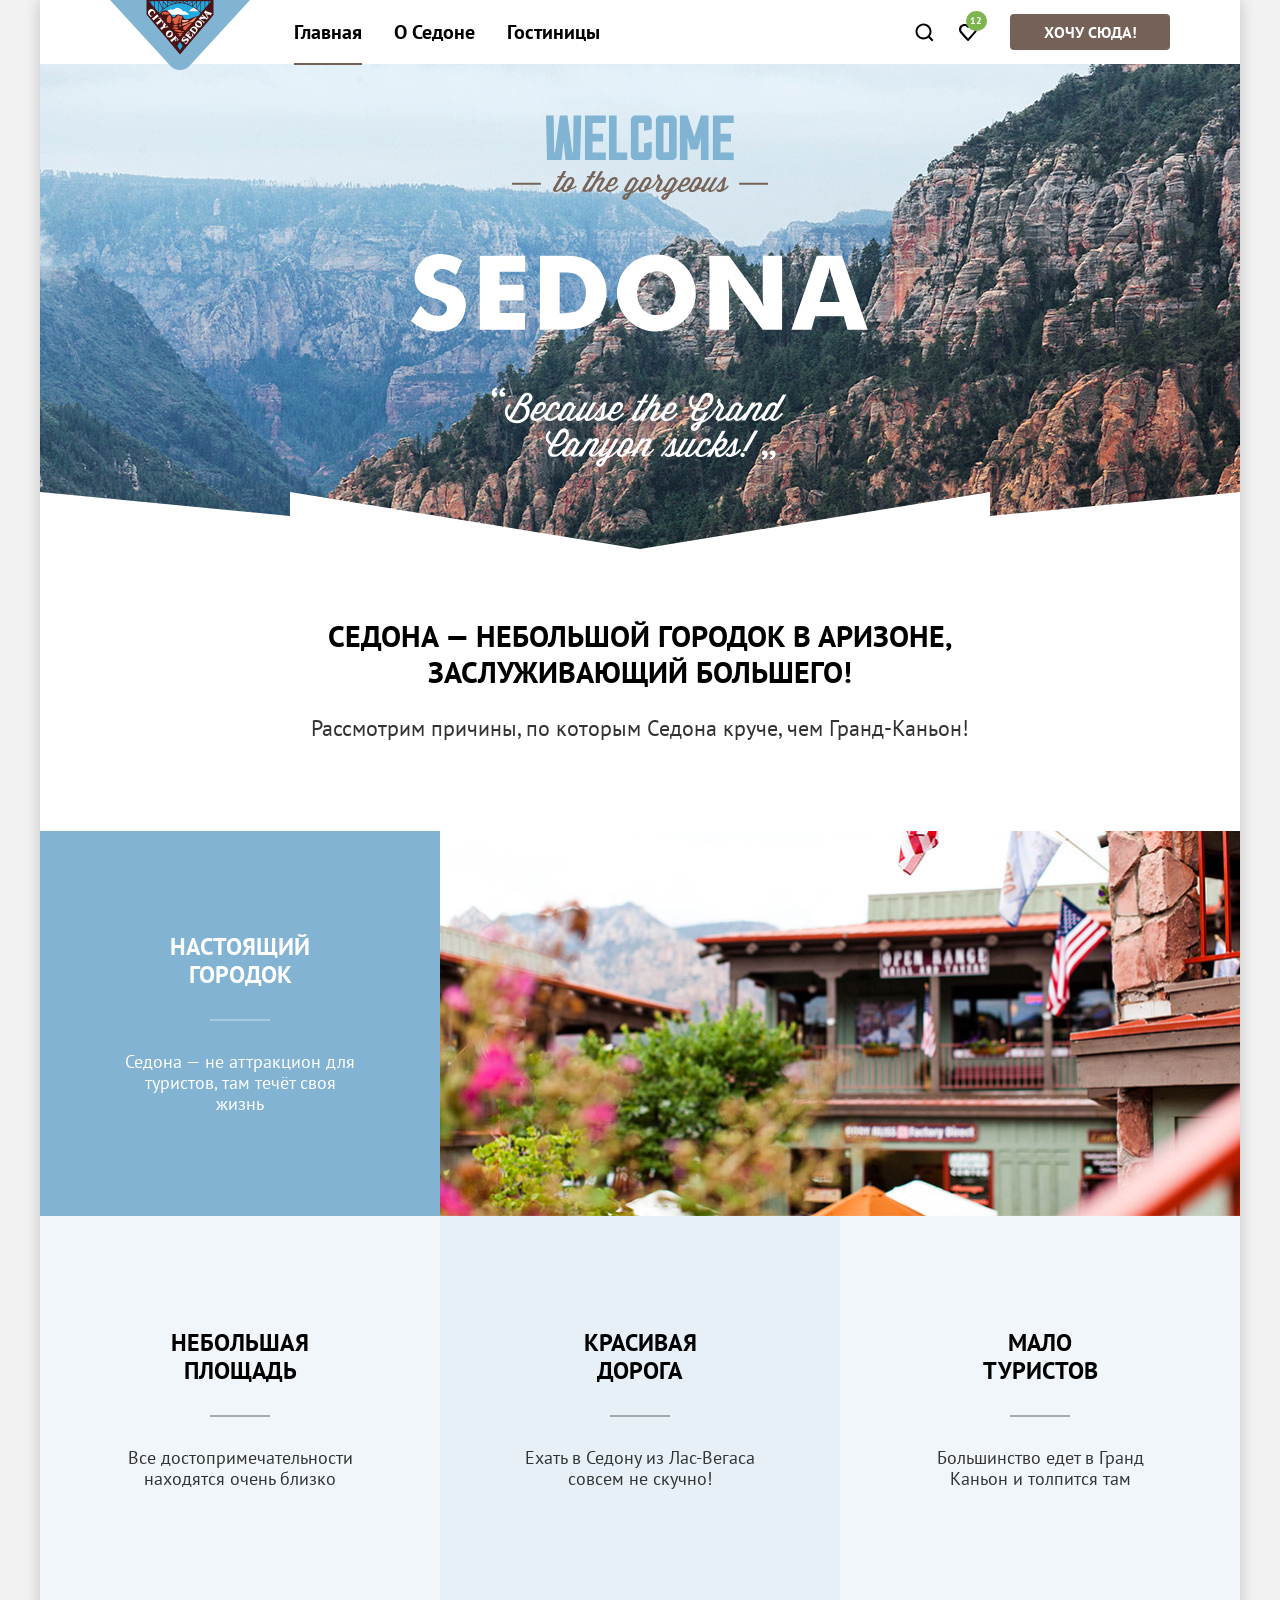
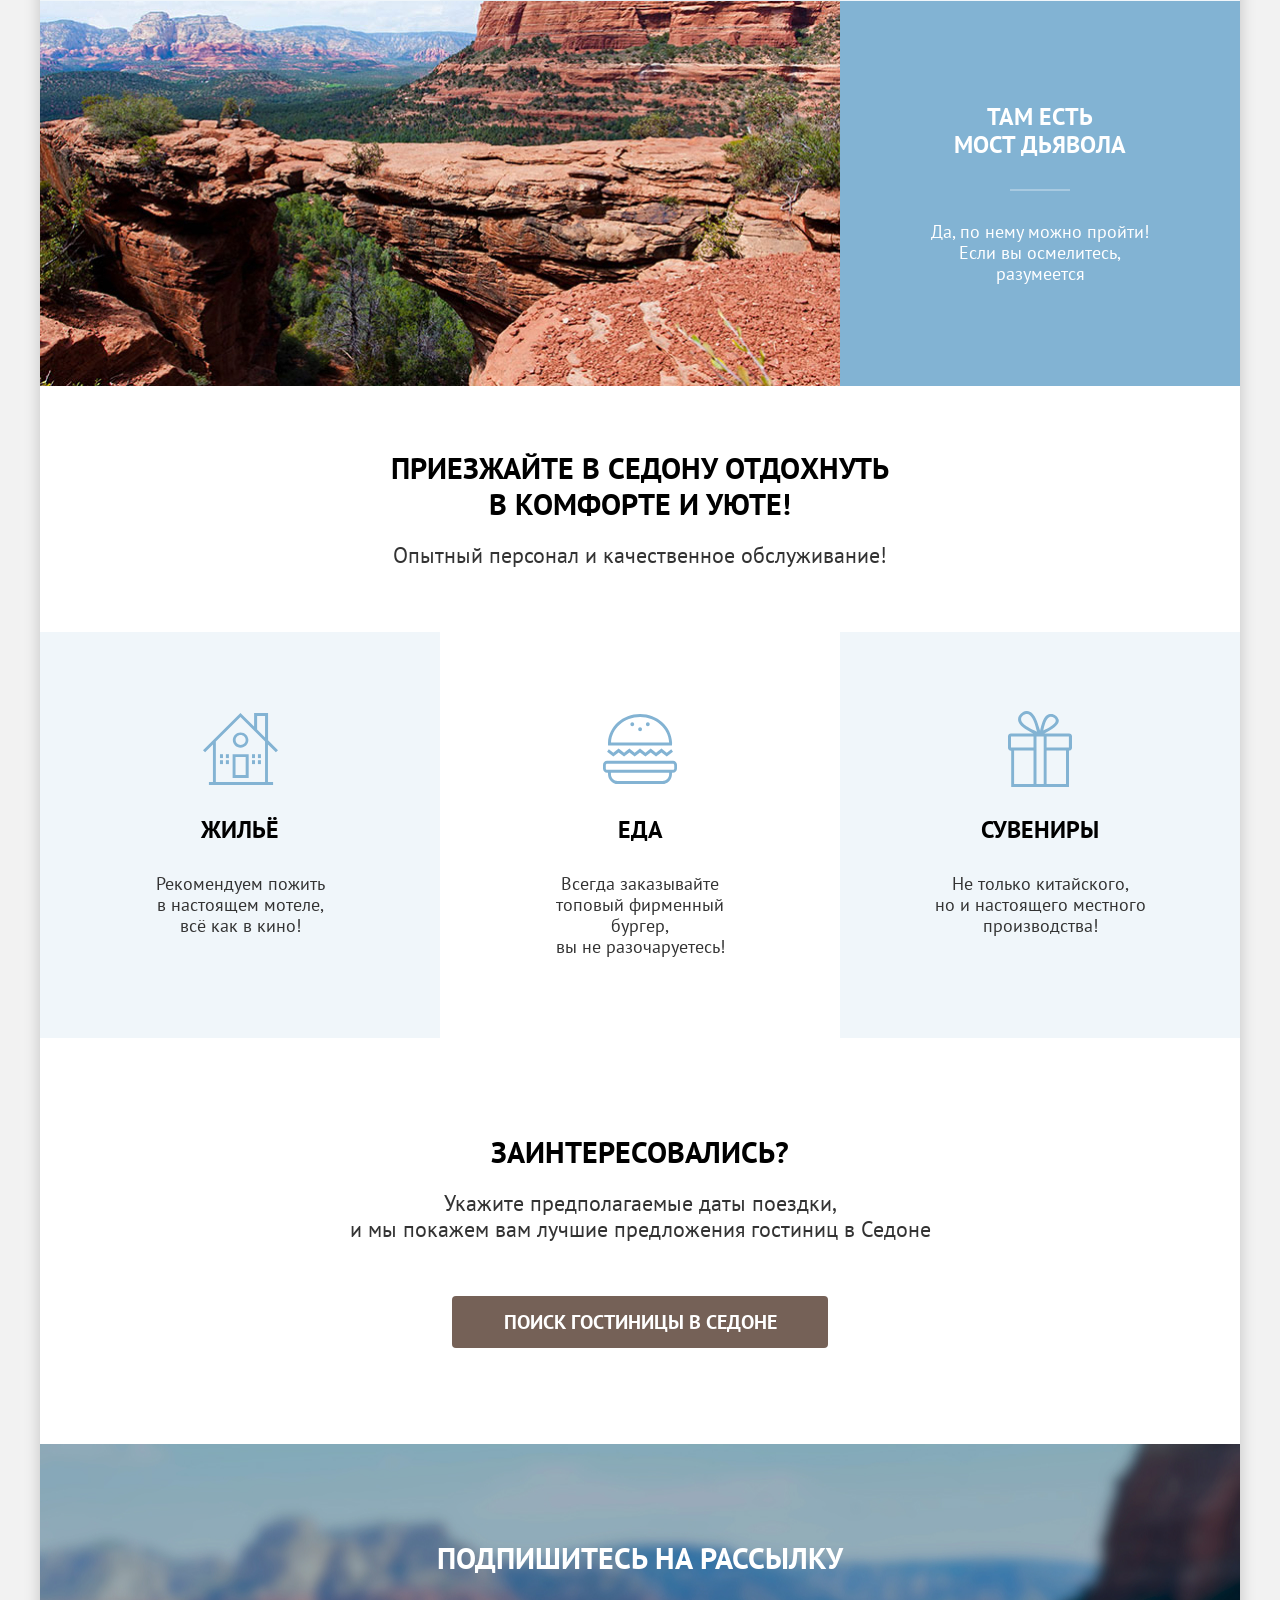
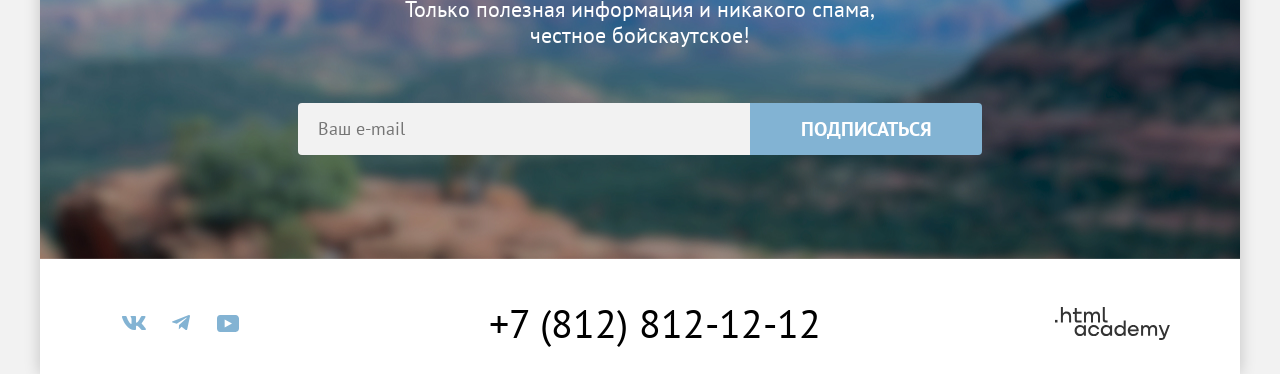
<file: index.html>
<!DOCTYPE html>
<html lang="ru">

  <head>
    <meta charset="UTF-8">
    <meta name="viewport" content="width=device-width, initial-scale=1.0">
    <title>Главная страница Седона</title>
    <link rel="icon" sizes="32x32" href="./favicon.ico">
    <link rel="stylesheet" href="./styles/styles.css">
  </head>

  <body class="page">
    <div class="page__layout container">
      <header class="page__header page-header" data-test="header">
        <nav class="page-header__main-nav main-nav">
          <a class="main-nav__logo logo" href="index.html">
            <img class="logo__image" src="./images/logo.svg" width="140" height="70" alt="Логотип Седона">
          </a>

          <ul class="main-nav__site-nav site-nav">
            <li class="site-nav__item">
              <a class="site-nav__link site-nav__link--active" href="index.html">Главная</a>
            </li>
            <li class="site-nav__item">
              <a class="site-nav__link" href="about.html">О Седоне</a>
            </li>
            <li class="site-nav__item">
              <a class="site-nav__link" href="catalog.html">Гостиницы</a>
            </li>
          </ul>

          <ul class="main-nav__user-nav user-nav">
            <li class="user-nav__item">
              <a class="user-nav__link user-nav__link--icon-search" href="search.html">
                <span class="visually-hidden">Поиск по сайту</span>
              </a>
            </li>
            <li class="user-nav__item">
              <a class="user-nav__link user-nav__link--icon-favorite" href="#">
                <span class="visually-hidden">Сохранённые товары</span>
                <span class="user-nav__notification notification-badge">12</span>
              </a>
            </li>
          </ul>

          <a class="main-nav__button button button--secondary button--size-s" href="#">Хочу сюда!</a>
        </nav>
      </header>

      <div class="page__content" data-test="main">
        <main class="page__main">
          <section class="hero" data-test="hero">
            <h1 class="visually-hidden">Турестический город Седона</h1>

            <img class="hero__image" src="./images/welcome.svg" width="458" height="352" alt="welcome to the gorgeous. Sedona Becouse the Grand Canyon sucks!">
          </section>

          <section class="reasons" data-test="advantages">
            <h2 class="visually-hidden">Причины посетить Седону</h2>

            <div class="reasons__content">
              <p class="reasons__title">Седона — небольшой городок в Аризоне, заслуживающий большего!</p>
              <p class="reasons__description">Рассмотрим причины, по которым Седона круче, чем Гранд-Каньон!</p>
            </div>

            <ul class="reasons__list">
              <li class="reasons__item reasons__item--theme-accent reasons__item--wide">
                <div class="reasons__item-content">
                  <h3 class="reasons__item-title">Настоящий городок</h3>
                  <p class="reasons__item-description">Седона — не аттракцион для туристов, там течёт своя жизнь</p>
                </div>

                <img class="reasons__image" src="./images/reasons-1.jpg.jpg" width="800" height="385" alt="Главная улица Седоны">
              </li>
              <li class="reasons__item">
                <div class="reasons__item-content">
                  <h3 class="reasons__item-title">Небольшая площадь</h3>
                  <p class="reasons__item-description">Все достопримечательности находятся очень близко</p>
                </div>
              </li>
              <li class="reasons__item">
                <div class="reasons__item-content">
                  <h3 class="reasons__item-title">Красивая <br> дорога</h3>
                  <p class="reasons__item-description">Ехать в Седону из Лас-Вегаса совсем не скучно!</p>
                </div>
              </li>
              <li class="reasons__item">
                <div class="reasons__item-content">
                  <h3 class="reasons__item-title">Мало <br> туристов</h3>
                  <p class="reasons__item-description">Большинство едет в Гранд Каньон и толпится там</p>
                </div>
              </li>

              <li class="reasons__item reasons__item--theme-accent reasons__item--wide reasons__item--direction-reverse">
                <div class="reasons__item-content">
                  <h3 class="reasons__item-title">Там есть <br> мост дьявола</h3>
                  <p class="reasons__item-description">Да, по нему можно пройти! Если вы осмелитесь, разумеется</p>
                </div>
                <img class="reasons__image" src="./images/reasons-2.jpg.jpg" width="800" height="385" alt="Главная улица Седоны">
              </li>

            </ul>
          </section>

          <section class="recommendations" data-test="service">
            <h2 class="visually-hidden">Рекомендации</h2>

            <div class="recommendations__content">
              <p class="recommendations__title">Приезжайте в Седону отдохнуть в комфорте и уюте!</p>
              <p class="recommendations__description">Опытный персонал и качественное обслуживание!</p>
            </div>

            <ul class="recommendations__list">
              <li class="recommendations__item recommendations__item--icon-house">
                <h3 class="recommendations__item-title">Жильё</h3>
                <p class="recommendations__item-description">Рекомендуем пожить <br> в настоящем мотеле, <br> всё как в кино!</p>
              </li>
              <li class="recommendations__item recommendations__item--icon-food">
                <h3 class="recommendations__item-title">Еда</h3>
                <p class="recommendations__item-description">Всегда заказывайте <br> топовый фирменный бургер, <br> вы не разочаруетесь!</p>
              </li>
              <li class="recommendations__item recommendations__item--icon-present">
                <h3 class="recommendations__item-title">Сувениры</h3>
                <p class="recommendations__item-description">Не только китайского, <br> но и настоящего местного <br> производства!</p>
              </li>
            </ul>
          </section>

          <section class="hotels" data-test="search">
            <h2 class="visually-hidden">Зарегестрироваться в гостиницу</h2>

            <div class="hotels__content">
              <p class="hotels__title">Заинтересовались?</p>
              <p class="hotels__description">
                Укажите предполагаемые даты поездки, <br> и мы покажем вам лучшие предложения гостиниц в Седоне
              </p>

              <button class="hotels__button button button--secondary button--size-m" type="button">ПОИСК ГОСТИНИЦЫ В седоне</button>
            </div>
          </section>
        </main>

        <section class="newsletter newsletter--theme-cover" data-test="subscribe">
          <div class="newsletter__content">
            <h2 class="newsletter__title">Подпишитесь на рассылку</h2>
            <p class="newsletter__description">
              Только полезная информация и никакого спама, честное бойскаутское!
            </p>
          </div>

          <form class="newsletter__form newsletter-form" action="https://echo.htmlacademy.ru/" method="post">
            <label class="visually-hidden" for="user-email-field">E-mail</label>
            <input class="newsletter-form__field field" type="email" name="user-email" id="user-email-field" placeholder="Ваш e-mail">

            <button class="newsletter-form__button button button--primary button--size-m" type="submit">Подписаться</button>
          </form>

        </section>
      </div>

      <footer class="page__footer page-footer" data-test="footer">
        <ul class="page-footer__social social">
          <li class="social__item">
            <a class="social__link social__link--icon-vk" href="#">
              <span class="visually-hidden">Vkontake</span>
            </a>
          </li>
          <li class="social__item">
            <a class="social__link social__link--icon-telegram" href="#">
              <span class="visually-hidden">Telegram</span>
            </a>
          </li>
          <li class="social__item">
            <a class="social__link social__link--icon-youtube" href="#">
              <span class="visually-hidden">Youtube</span>
            </a>
          </li>
        </ul>

        <a class="page-footer__phone" href="tel:++78128121212">+7 (812) 812-12-12</a>

        <a class="page-footer__developed" href="https://htmlacademy.ru/intensive/htmlcss">
          <svg width="115" height="33" viewBox="0 0 115 33" fill="currentColor" xmlns="http://www.w3.org/2000/svg">
            <path d="M0 12.9V15.5H2.5V12.9H0Z" />
            <path d="M11.6 4.5C10 4.5 8.8 5.2 8 6.2H7.9V0H5.9V15.5H7.9V10.2C7.9 8.1 9.2 6.6 11.2 6.6C13 6.6 14.1 8 14.1 9.8V15.5H16.1V9.4C16.2 6.4 14.3 4.5 11.6 4.5Z" />
            <path d="M26.6 4.8H21.8V1.1H19.8V4.9H17.9V6.9H19.8V12.9C19.8 14.6 20.8 15.6 22.5 15.6H26.6V13.6H22.9C22.2 13.6 21.8 13.2 21.8 12.5V6.8H26.6V4.8Z" />
            <path d="M41.1 4.6C39.5 4.6 38.2 5.4 37.6 6.7H37.5C36.9 5.5 35.7 4.6 34.1 4.6C32.7 4.6 31.6 5.4 31 6.4H30.9V4.8H29V15.4H31V10C31 8 32 6.5 33.6 6.5C35.1 6.5 36 7.5 36 9.1V15.4H38V9.8C38 7.4 39.4 6.5 40.6 6.5C42.1 6.5 43 7.5 43 9.1V15.4H45V8.9C45.1 6.4 43.6 4.6 41.1 4.6Z" />
            <path d="M47.8 12.7C47.8 14.4 48.8 15.4 50.6 15.4H52.6V13.4H50.9C50.2 13.4 49.8 13 49.8 12.3V0H47.8V12.7Z" />
            <path d="M28.9 19.7C28 18.6 26.7 17.9 25 17.9C21.9 17.9 19.6 20.2 19.6 23.5C19.6 26.8 21.9 29.1 25 29.1C26.8 29.1 28 28.3 28.8 27.2H28.9V28.8H30.9V18.2H28.9V19.7ZM25.3 27.1C23.1 27.1 21.7 25.5 21.7 23.5C21.7 21.5 23.1 19.9 25.3 19.9C27.5 19.9 28.9 21.5 28.9 23.5C28.9 25.4 27.5 27.1 25.3 27.1Z" />
            <path d="M44.2 22C43.7 19.6 41.6 17.9 38.8 17.9C35.4 17.9 33.2 20.4 33.2 23.5C33.2 26.6 35.4 29.1 38.8 29.1C41.6 29.1 43.7 27.3 44.2 24.9H42.1C41.7 26.2 40.4 27.2 38.8 27.2C36.6 27.2 35.2 25.6 35.2 23.6C35.2 21.6 36.6 20 38.8 20C40.4 20 41.6 21 42.1 22.2H44.2V22Z" />
            <path d="M55.1 19.7C54.2 18.6 52.9 17.9 51.2 17.9C48.1 17.9 45.8 20.2 45.8 23.5C45.8 26.8 48.1 29.1 51.2 29.1C53 29.1 54.2 28.3 55 27.2H55.1V28.8H57.1V18.2H55.1V19.7ZM51.5 27.1C49.3 27.1 47.9 25.5 47.9 23.5C47.9 21.5 49.3 19.9 51.5 19.9C53.7 19.9 55.1 21.5 55.1 23.5C55.1 25.4 53.6 27.1 51.5 27.1Z" />
            <path d="M68.7 19.8C67.8 18.7 66.5 17.9 64.8 17.9C61.7 17.9 59.4 20.2 59.4 23.5C59.4 26.8 61.6 29.1 64.8 29.1C66.5 29.1 67.8 28.3 68.6 27.3H68.7V28.8H70.7V13.4H68.7V19.8ZM65.1 27.1C62.9 27.1 61.5 25.5 61.5 23.5C61.5 21.5 62.9 19.9 65.1 19.9C67.3 19.9 68.7 21.5 68.7 23.5C68.6 25.5 67.2 27.1 65.1 27.1Z" />
            <path d="M78.3 17.9C75 17.9 72.8 20.4 72.8 23.5C72.8 26.5 74.9 29.1 78.3 29.1C80.8 29.1 82.8 27.8 83.5 25.5H81.4C80.9 26.5 79.8 27.1 78.4 27.1C76.5 27.1 75.1 25.8 75 24.2H83.8C84 20.6 81.8 17.9 78.3 17.9ZM78.3 19.8C80 19.8 81.3 20.8 81.6 22.4H75.1C75.4 20.9 76.6 19.8 78.3 19.8Z" />
            <path d="M98.2 17.9C96.6 17.9 95.3 18.7 94.6 19.9H94.5C93.9 18.7 92.7 17.9 91.1 17.9C89.7 17.9 88.6 18.6 88 19.7V18.2H86.1V28.8H88.1V23.4C88.1 21.4 89.1 20 90.7 19.9C92.2 19.9 93.1 20.9 93.1 22.5V28.8H95.1V23.2C95.1 20.8 96.5 19.9 97.7 19.9C99.2 19.9 100.1 20.9 100.1 22.5V28.8H102.1V22.3C102.2 19.7 100.7 17.9 98.2 17.9Z" />
            <path d="M109.4 27L105.8 18.1H103.6L108.4 29.7C108.1 30.6 107.7 30.9 106.7 30.9H104.2V32.9H106.7C108.5 32.9 109.5 32.1 110.2 30.3L114.9 18.1H112.8L109.4 27Z" />
          </svg>

          <span class="visually-hidden">Сайт разработан HTML Academy</span>
        </a>
      </footer>
    </div>

    <div class="modal">
      <div class="modal__content">
        <button class="modal__close" type="button" title="Закрыть">
          <span class="visually-hidden">Закрыть</span>
        </button>

        <section>
          <h2 class="modal__title">Поиск гостиницы в Седоне</h2>

          <form class="modal__form appointment-form" action="https://echo.htmlacademy.ru" method="post">
            <div class="appointment-form__field-group appointment-form__field-date">
              <label class="appointment-form__label" for="arrival-date">Дата заезда:</label>

              <div class="appointment-form__input-date-wrapper">
                <input class="appointment-form__input appointment-form__input-date" type="text" name="arrival-date" id="arrival-date" value="27 апреля 2020" placeholder="Укажите дату" required>

                <span class="appointment-form__text appointment-form__text--danger">Мы не можем отправить вас в прошлое.</span>
              </div>
            </div>

            <div class="appointment-form__field-group appointment-form__field-date">
              <label class="appointment-form__label" for="leave-date">Дата выезда:</label>

              <div class="appointment-form__input-date-wrapper">
                <input class="appointment-form__input appointment-form__input-date" type="text" name="leave-date" id="leave-date" value="1 сентября 2023" placeholder="Укажите дату" required>

                <span class="appointment-form__text">На эти даты есть свободные номера. Пока есть.</span>
              </div>
            </div>

            <div class="appointment-form__field-group appointment-form__field-count">
              <label class="appointment-form__label" for="parent-field">Взрослые:</label>

              <div class="appointment-form__input-count-wrapper">
                <button class="appointment-form__button-minus button-input" type="button">
                  <svg class="button-input__icon" width="14" height="2" viewBox="0 0 14 2" fill="none" xmlns="http://www.w3.org/2000/svg">
                    <path d="M0 0L0 2L14 2V0L0 0Z" fill="#000000" />
                  </svg>

                  <span class="visually-hidden">Уменьшить</span>
                </button>

                <input class="appointment-form__input appointment-form__input-count" type="text" name="parent-count" id="parent-field" value="2" placeholder="2">

                <button class="appointment-form__button-plus button-input" type="button">
                  <svg class="button-input__icon" xmlns="http://www.w3.org/2000/svg" width="14" height="14" fill="none">
                    <path fill="#000" d="M14 6H8V0H6v6H0v2h6v6h2V8h6V6Z" />
                  </svg>

                  <span class="visually-hidden">Увеличить</span>
                </button>
              </div>
            </div>

            <div class="appointment-form__field-group appointment-form__field-count">

              <span class="appointment-form__label-wrapper">
                <label class="appointment-form__label" for="children-field">Дети:</label>

                <span class="appointment-form__tooltip tooltip">
                  <button class="tooltip__toggle" type="button" aria-labelledby="tooltip-label">
                  </button>

                  <span class="tooltip__text" role="tooltip" id="tooltip-label">Укажите количество детей, которые будут с вами, возраст которых от 6 до 18 лет. Дети до 6 лет размещаются бесплатно.</span>
                </span>
              </span>

              <div class="appointment-form__input-count-wrapper">
                <button class="appointment-form__button-minus button-input" type="button">
                  <svg class="button-input__icon" width="14" height="2" viewBox="0 0 14 2" fill="none" xmlns="http://www.w3.org/2000/svg">
                    <path d="M0 0L0 2L14 2V0L0 0Z" fill="#000000" />
                  </svg>

                  <span class="visually-hidden">Уменьшить</span>
                </button>

                <input class="appointment-form__input appointment-form__input-count" type="text" name="children-count" id="children-field" value="2" placeholder="2">

                <button class="appointment-form__button-plus button-input" type="button">
                  <svg class="button-input__icon" xmlns="http://www.w3.org/2000/svg" width="14" height="14" fill="none">
                    <path fill="#000" d="M14 6H8V0H6v6H0v2h6v6h2V8h6V6Z" />
                  </svg>

                  <span class="visually-hidden">Увеличить</span>
                </button>
              </div>
            </div>

            <button class="appointment-form__button button button--primary button--size-l" type="submit">Найти</button>
          </form>
        </section>
      </div>
    </div>

    <script src="./scripts/script.js"></script>
  </body>

</html>
</file>
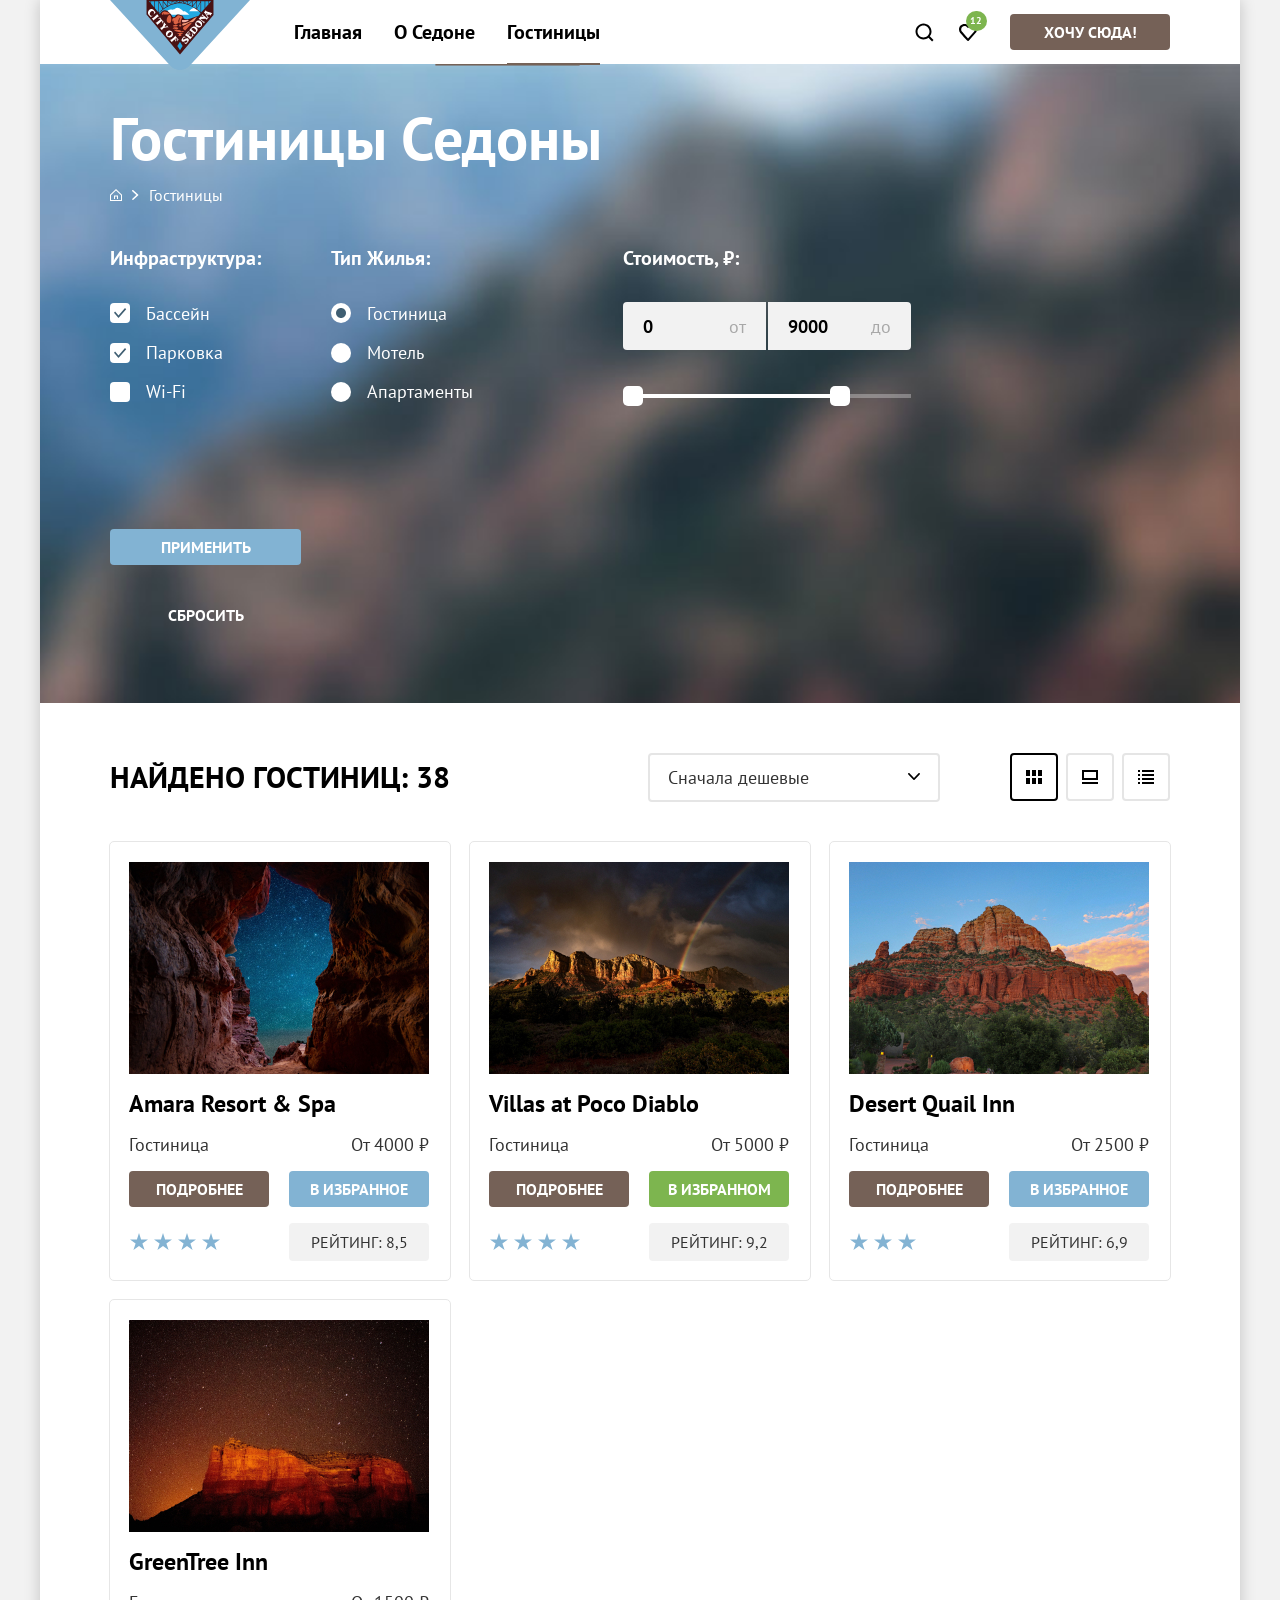
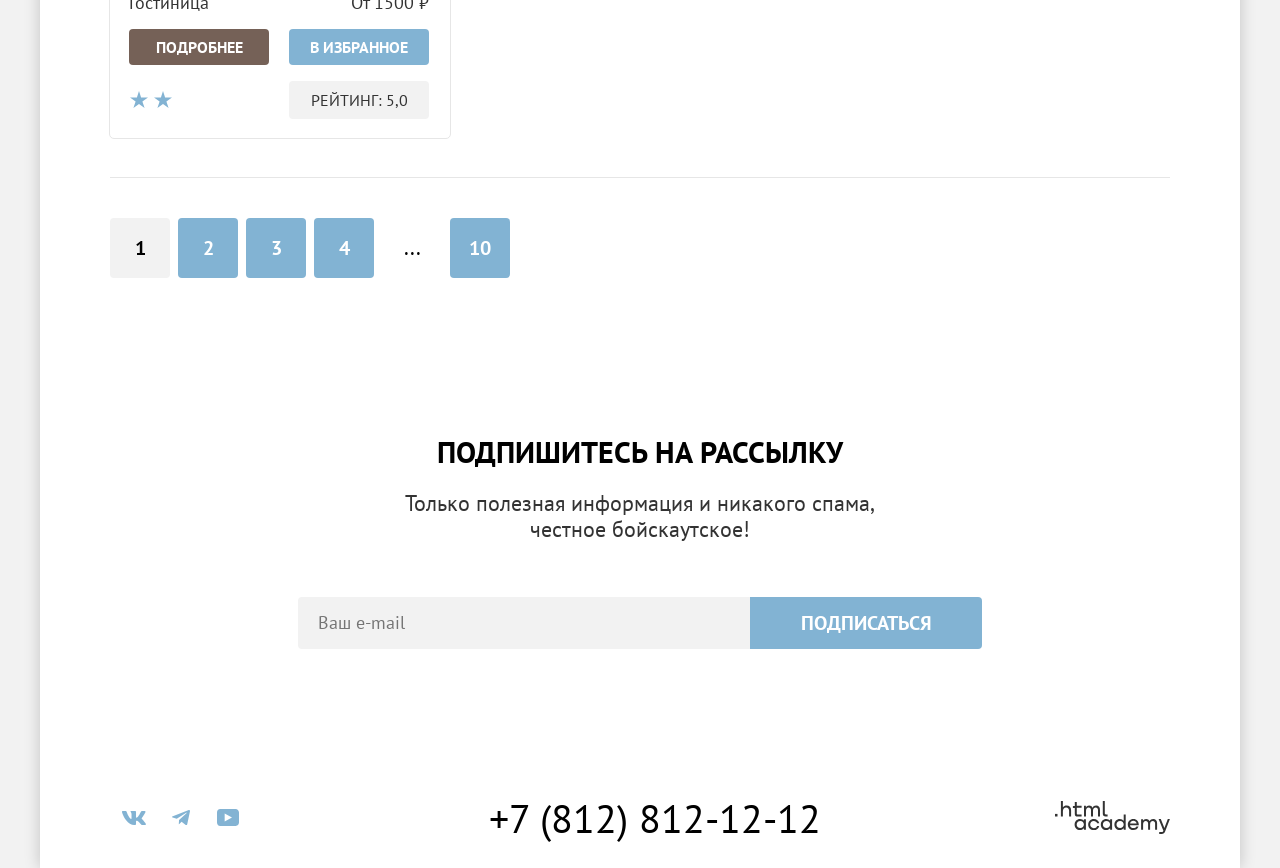
<file: catalog.html>
<!DOCTYPE html>
<html lang="ru">

  <head>
    <meta charset="UTF-8">
    <meta name="viewport" content="width=device-width, initial-scale=1.0">
    <title>Каталог</title>
    <link rel="icon" sizes="32x32" href="./favicon.ico">
    <link rel="stylesheet" href="./styles/styles.css">
  </head>

  <body class="page">
    <div class="page__layout container">
      <header class="page__header page-header" data-test="header">
        <nav class="page-header__main-nav main-nav">
          <a class="main-nav__logo logo" href="index.html">
            <img class="logo__image" src="./images/logo.svg" width="140" height="70" alt="Логотип Седона">
          </a>

          <ul class="main-nav__site-nav site-nav">
            <li class="site-nav__item">
              <a class="site-nav__link" href="index.html">Главная</a>
            </li>
            <li class="site-nav__item">
              <a class="site-nav__link" href="about.html">О Седоне</a>
            </li>
            <li class="site-nav__item">
              <a class="site-nav__link site-nav__link--active" href="catalog.html">Гостиницы</a>
            </li>
          </ul>

          <ul class="main-nav__user-nav user-nav">
            <li class="user-nav__item">
              <a class="user-nav__link user-nav__link--icon-search" href="search.html">
                <span class="visually-hidden">Поиск по сайту</span>
              </a>
            </li>
            <li class="user-nav__item">
              <a class="user-nav__link user-nav__link--icon-favorite" href="#">
                <span class="visually-hidden">Сохранённые товары</span>
                <span class="user-nav__notification notification-badge">12</span>
              </a>
            </li>
          </ul>

          <a class="main-nav__button button button--secondary button--size-s" href="#">Хочу сюда!</a>
        </nav>
      </header>

      <div class="page__content" data-test="main">
        <main class="page__main">

          <div class="page__content-header">
            <h1 class="page__inner-title">Гостиницы Седоны</h1>

            <ul class="page__breadcrumbs breadcrumbs">
              <li class="breadcrumbs__item">
                <a class="breadcrumbs__link breadcrumbs__link--icon-homepage" href="index.html"><span class="visually-hidden">Главная страница</span></a>
              </li>
              <li class="breadcrumbs__item">
                <a class="breadcrumbs__link breadcrumbs__link--active">Гостиницы</a>
              </li>
            </ul>

            <form class="page__filters filters-form" action="https://echo.htmlacademy.ru/" method="get" data-test="filter">
              <fieldset class="filters-form__fieldset">
                <legend class="filters-form__fieldset-caption">Инфраструктура:</legend>

                <div class="filters-form__field checkbox-field">
                  <input class="checkbox-field__input visually-hidden" type="checkbox" name="infrastructure" value="pool" id="filters-form-pool" checked>
                  <label class="checkbox-field__label" for="filters-form-pool">Бассейн</label>
                </div>

                <div class="filters-form__field checkbox-field">
                  <input class="checkbox-field__input visually-hidden" type="checkbox" name="infrastructure" value="parking" id="filters-form-parking" checked>
                  <label class="checkbox-field__label" for="filters-form-parking">Парковка</label>
                </div>

                <div class="filters-form__field checkbox-field">
                  <input class="checkbox-field__input visually-hidden" type="checkbox" name="infrastructure" value="wi-fi" id="filters-form-wifi">
                  <label class="checkbox-field__label" for="filters-form-wifi">Wi-Fi</label>
                </div>
              </fieldset>

              <fieldset class="filters-form__fieldset">
                <legend class="filters-form__fieldset-caption">Тип жилья:</legend>

                <div class="filters-form__field radio-field">
                  <input class="radio-field__input visually-hidden" type="radio" name="house-type" id="filters-form-hotel" checked>
                  <label class="radio-field__label" for="filters-form-hotel">Гостиница</label>
                </div>

                <div class="filters-form__field radio-field">
                  <input class="radio-field__input visually-hidden" type="radio" name="house-type" id="filters-form-motel">
                  <label class="radio-field__label" for="filters-form-motel">Мотель</label>
                </div>

                <div class="filters-form__field radio-field">
                  <input class="radio-field__input visually-hidden" type="radio" name="house-type" id="filters-form-apartaments">
                  <label class="radio-field__label" for="filters-form-apartaments">Апартаменты</label>
                </div>
              </fieldset>

              <fieldset class="filters-form__fieldset filters-form__range-field">
                <legend class="filters-form__fieldset-caption">Стоимость, ₽:</legend>

                <div class="filter-range">
                  <div class="filter-range__input-interval">
                    <div class="filter-range__input-wrapper">
                      <label class="filter-range__input-caption" for="price-min-field">от</label>
                      <input class="filter-range__input filter-range__input--cropping-left" type="text" name="price-min" id="price-min-field" placeholder="0" value="0">
                    </div>

                    <div class="filter-range__input-wrapper">
                      <label class="filter-range__input-caption" for="price-max-field">до</label>
                      <input class="filter-range__input filter-range__input--cropping-right" type="text" name="price-max" id="price-max-field" placeholder="9000" value="9000">
                    </div>
                  </div>

                  <div class="filter-range__controls">
                    <div class="filter-range__rail">
                      <div class="filter-range__track"></div>
                    </div>

                    <button class="filter-range__handle-button filter-range__handle-button-min" type="button">
                      <span class="visually-hidden">Установить минимальную цену</span>
                    </button>

                    <button class="filter-range__handle-button filter-range__handle-button-max" type="button">
                      <span class="visually-hidden">Установить максимальную цену</span>
                    </button>
                  </div>
                </div>
              </fieldset>

              <div class="filters-form__buttons">
                <button class="filters-form__button button button--primary button--size-s" type="submit">Применить</button>

                <button class="filters-form__button button-ghost" type="reset">Сбросить</button>
              </div>
            </form>
          </div>

          <section class="catalog-products" data-test="catalog">
            <div class="catalog-products__headline">
              <h2 class="catalog-products__count">Найдено гостиниц: <span class="catalog-products__count-value">38</span></h2>

              <select class="catalog-products__sort sort" name="sort">
                <option value="cheap">Сначала дешевые</option>
                <option value="expensive">Сначала дороже</option>
                <option value="popular">Сначала популярные</option>
                <option value="all">Все товары</option>
              </select>

              <ul class="catalog-products__view-switcher view-switcher">
                <li class="view-switcher__item">
                  <a class="view-switcher__control view-switcher__control--display-tile view-switcher__control--active" href="catalog.html?view=tile">
                    <span class="visually-hidden">Плитка</span>
                  </a>
                </li>
                <li class="view-switcher__item">
                  <a class="view-switcher__control view-switcher__control--display-card" href="catalog.html?view=card">
                    <span class="visually-hidden">Карточка</span>
                  </a>
                </li>
                <li class="view-switcher__item">
                  <a class="view-switcher__control view-switcher__control--display-list" href="catalog.html?view=list">
                    <span class="visually-hidden">Список</span>
                  </a>
                </li>
              </ul>
            </div>

            <div class="catalog-products__catalog catalog">
              <article class="catalog__product product-preview">
                <h3 class="product-preview__title">Amara Resort & Spa</h3>

                <a class="product-preview__link" href="card.html">
                  <img class="product-preview__image" src="./images/hotel-1.jpg" width="300" height="212" alt="Amara Resort & Spa">
                </a>

                <p class="product-preview__category">Гостиница</p>
                <p class="product-preview__price">От 4000 ₽</p>

                <a class="product-preview__button-more button button--secondary button--size-s" href="card.html">подробнее</a>
                <button class="product-preview__button-favorites button button--primary button--size-s" type="button">в избранное</button>

                <p class="product-preview__hotel-rating hotel-rating hotel-rating--good">
                  <span class="visually-hidden">Рейтинг отеля: 4 из 5</span>
                </p>

                <p class="product-preview__user-rating user-rating">Рейтинг: 8,5</p>
              </article>

              <article class="catalog__product product-preview">
                <h3 class="product-preview__title">Villas at Poco Diablo</h3>

                <a class="product-preview__link" href="card.html">
                  <img class="product-preview__image" src="./images/hotel-2.jpg" width="300" height="212" alt="Villas at Poco Diablo">
                </a>

                <p class="product-preview__category">Гостиница</p>
                <p class="product-preview__price">От 5000 ₽</p>

                <a class="product-preview__button-more button button--secondary button--size-s" href="card.html">подробнее</a>
                <button class="product-preview__button-favorites button button--active button--size-s" type="button">в избранном</button>

                <p class="product-preview__hotel-rating hotel-rating hotel-rating--good">
                  <span class="visually-hidden">Рейтинг отеля: 4 из 5</span>
                </p>

                <p class="product-preview__user-rating user-rating">Рейтинг: 9,2</p>
              </article>

              <article class="catalog__product product-preview">
                <h3 class="product-preview__title">Desert Quail Inn</h3>

                <a class="product-preview__link" href="card.html">
                  <img class="product-preview__image" src="./images/hotel-3.jpg" width="300" height="212" alt="Desert Quail Inn">
                </a>

                <p class="product-preview__category">Гостиница</p>
                <p class="product-preview__price">От 2500 ₽</p>

                <a class="product-preview__button-more button button--secondary button--size-s" href="card.html">подробнее</a>
                <button class="product-preview__button-favorites button button--primary button--size-s" type="button">в избранное</button>

                <p class="product-preview__hotel-rating hotel-rating hotel-rating--normal">
                  <span class="visually-hidden">Рейтинг отеля: 3 из 5</span>
                </p>

                <p class="product-preview__user-rating user-rating">Рейтинг: 6,9</p>
              </article>

              <article class="catalog__product product-preview">
                <h3 class="product-preview__title">GreenTree Inn</h3>

                <a class="product-preview__link" href="card.html">
                  <img class="product-preview__image" src="./images/hotel-4.jpg" width="300" height="212" alt="GreenTree Inn">
                </a>

                <p class="product-preview__category">Гостиница</p>
                <p class="product-preview__price">От 1500 ₽</p>

                <a class="product-preview__button-more button button--secondary button--size-s" href="card.html">подробнее</a>
                <button class="product-preview__button-favorites button button--primary button--size-s" type="button">в избранное</button>

                <p class="product-preview__hotel-rating hotel-rating hotel-rating--not-bad">
                  <span class="visually-hidden">Рейтинг отеля: 2 из 5</span>
                </p>

                <p class="product-preview__user-rating user-rating">Рейтинг: 5,0</p>
              </article>
            </div>

            <ul class="catalog-products__pagination pagination">
              <li class="pagination__item">
                <a class="pagination__link pagination__link--active" href="#">1</a>
              </li>
              <li class="pagination__item">
                <a class="pagination__link" href="#">2</a>
              </li>
              <li class="pagination__item">
                <a class="pagination__link" href="#">3</a>
              </li>
              <li class="pagination__item">
                <a class="pagination__link" href="#">4</a>
              </li>
              <li class="pagination__item">
                <a class="pagination__link pagination__link--dots" href="#">...</a>
              </li>
              <li class="pagination__item">
                <a class="pagination__link" href="#">10</a>
              </li>
            </ul>
          </section>
        </main>

        <section class="newsletter" data-test="subscribe">
          <div class="newsletter__content">
            <h2 class="newsletter__title">Подпишитесь на рассылку</h2>
            <p class="newsletter__description">
              Только полезная информация и никакого спама, честное бойскаутское!
            </p>
          </div>

          <form class="newsletter__form newsletter-form" action="https://echo.htmlacademy.ru/" method="post">
            <label class="visually-hidden" for="user-email-field">E-mail</label>
            <input class="newsletter-form__field field" type="email" name="user-email" id="user-email-field" placeholder="Ваш e-mail">

            <button class="newsletter-form__button button button--primary button--size-m" type="submit">Подписаться</button>
          </form>

        </section>
      </div>

      <footer class="page__footer page-footer" data-test="footer">
        <ul class="page-footer__social social">
          <li class="social__item">
            <a class="social__link social__link--icon-vk" href="#">
              <span class="visually-hidden">Vkontake</span>
            </a>
          </li>
          <li class="social__item">
            <a class="social__link social__link--icon-telegram" href="#">
              <span class="visually-hidden">Telegram</span>
            </a>
          </li>
          <li class="social__item">
            <a class="social__link social__link--icon-youtube" href="#">
              <span class="visually-hidden">Youtube</span>
            </a>
          </li>
        </ul>

        <a class="page-footer__phone" href="tel:++78128121212">+7 (812) 812-12-12</a>

        <a class="page-footer__developed" href="https://htmlacademy.ru/intensive/htmlcss">
          <svg width="115" height="33" viewBox="0 0 115 33" fill="currentColor" xmlns="http://www.w3.org/2000/svg">
            <path d="M0 12.9V15.5H2.5V12.9H0Z" />
            <path d="M11.6 4.5C10 4.5 8.8 5.2 8 6.2H7.9V0H5.9V15.5H7.9V10.2C7.9 8.1 9.2 6.6 11.2 6.6C13 6.6 14.1 8 14.1 9.8V15.5H16.1V9.4C16.2 6.4 14.3 4.5 11.6 4.5Z" />
            <path d="M26.6 4.8H21.8V1.1H19.8V4.9H17.9V6.9H19.8V12.9C19.8 14.6 20.8 15.6 22.5 15.6H26.6V13.6H22.9C22.2 13.6 21.8 13.2 21.8 12.5V6.8H26.6V4.8Z" />
            <path d="M41.1 4.6C39.5 4.6 38.2 5.4 37.6 6.7H37.5C36.9 5.5 35.7 4.6 34.1 4.6C32.7 4.6 31.6 5.4 31 6.4H30.9V4.8H29V15.4H31V10C31 8 32 6.5 33.6 6.5C35.1 6.5 36 7.5 36 9.1V15.4H38V9.8C38 7.4 39.4 6.5 40.6 6.5C42.1 6.5 43 7.5 43 9.1V15.4H45V8.9C45.1 6.4 43.6 4.6 41.1 4.6Z" />
            <path d="M47.8 12.7C47.8 14.4 48.8 15.4 50.6 15.4H52.6V13.4H50.9C50.2 13.4 49.8 13 49.8 12.3V0H47.8V12.7Z" />
            <path d="M28.9 19.7C28 18.6 26.7 17.9 25 17.9C21.9 17.9 19.6 20.2 19.6 23.5C19.6 26.8 21.9 29.1 25 29.1C26.8 29.1 28 28.3 28.8 27.2H28.9V28.8H30.9V18.2H28.9V19.7ZM25.3 27.1C23.1 27.1 21.7 25.5 21.7 23.5C21.7 21.5 23.1 19.9 25.3 19.9C27.5 19.9 28.9 21.5 28.9 23.5C28.9 25.4 27.5 27.1 25.3 27.1Z" />
            <path d="M44.2 22C43.7 19.6 41.6 17.9 38.8 17.9C35.4 17.9 33.2 20.4 33.2 23.5C33.2 26.6 35.4 29.1 38.8 29.1C41.6 29.1 43.7 27.3 44.2 24.9H42.1C41.7 26.2 40.4 27.2 38.8 27.2C36.6 27.2 35.2 25.6 35.2 23.6C35.2 21.6 36.6 20 38.8 20C40.4 20 41.6 21 42.1 22.2H44.2V22Z" />
            <path d="M55.1 19.7C54.2 18.6 52.9 17.9 51.2 17.9C48.1 17.9 45.8 20.2 45.8 23.5C45.8 26.8 48.1 29.1 51.2 29.1C53 29.1 54.2 28.3 55 27.2H55.1V28.8H57.1V18.2H55.1V19.7ZM51.5 27.1C49.3 27.1 47.9 25.5 47.9 23.5C47.9 21.5 49.3 19.9 51.5 19.9C53.7 19.9 55.1 21.5 55.1 23.5C55.1 25.4 53.6 27.1 51.5 27.1Z" />
            <path d="M68.7 19.8C67.8 18.7 66.5 17.9 64.8 17.9C61.7 17.9 59.4 20.2 59.4 23.5C59.4 26.8 61.6 29.1 64.8 29.1C66.5 29.1 67.8 28.3 68.6 27.3H68.7V28.8H70.7V13.4H68.7V19.8ZM65.1 27.1C62.9 27.1 61.5 25.5 61.5 23.5C61.5 21.5 62.9 19.9 65.1 19.9C67.3 19.9 68.7 21.5 68.7 23.5C68.6 25.5 67.2 27.1 65.1 27.1Z" />
            <path d="M78.3 17.9C75 17.9 72.8 20.4 72.8 23.5C72.8 26.5 74.9 29.1 78.3 29.1C80.8 29.1 82.8 27.8 83.5 25.5H81.4C80.9 26.5 79.8 27.1 78.4 27.1C76.5 27.1 75.1 25.8 75 24.2H83.8C84 20.6 81.8 17.9 78.3 17.9ZM78.3 19.8C80 19.8 81.3 20.8 81.6 22.4H75.1C75.4 20.9 76.6 19.8 78.3 19.8Z" />
            <path d="M98.2 17.9C96.6 17.9 95.3 18.7 94.6 19.9H94.5C93.9 18.7 92.7 17.9 91.1 17.9C89.7 17.9 88.6 18.6 88 19.7V18.2H86.1V28.8H88.1V23.4C88.1 21.4 89.1 20 90.7 19.9C92.2 19.9 93.1 20.9 93.1 22.5V28.8H95.1V23.2C95.1 20.8 96.5 19.9 97.7 19.9C99.2 19.9 100.1 20.9 100.1 22.5V28.8H102.1V22.3C102.2 19.7 100.7 17.9 98.2 17.9Z" />
            <path d="M109.4 27L105.8 18.1H103.6L108.4 29.7C108.1 30.6 107.7 30.9 106.7 30.9H104.2V32.9H106.7C108.5 32.9 109.5 32.1 110.2 30.3L114.9 18.1H112.8L109.4 27Z" />
          </svg>

          <span class="visually-hidden">Сайт разработан HTML Academy</span>
        </a>
      </footer>
    </div>
  </body>

</html>
</file>
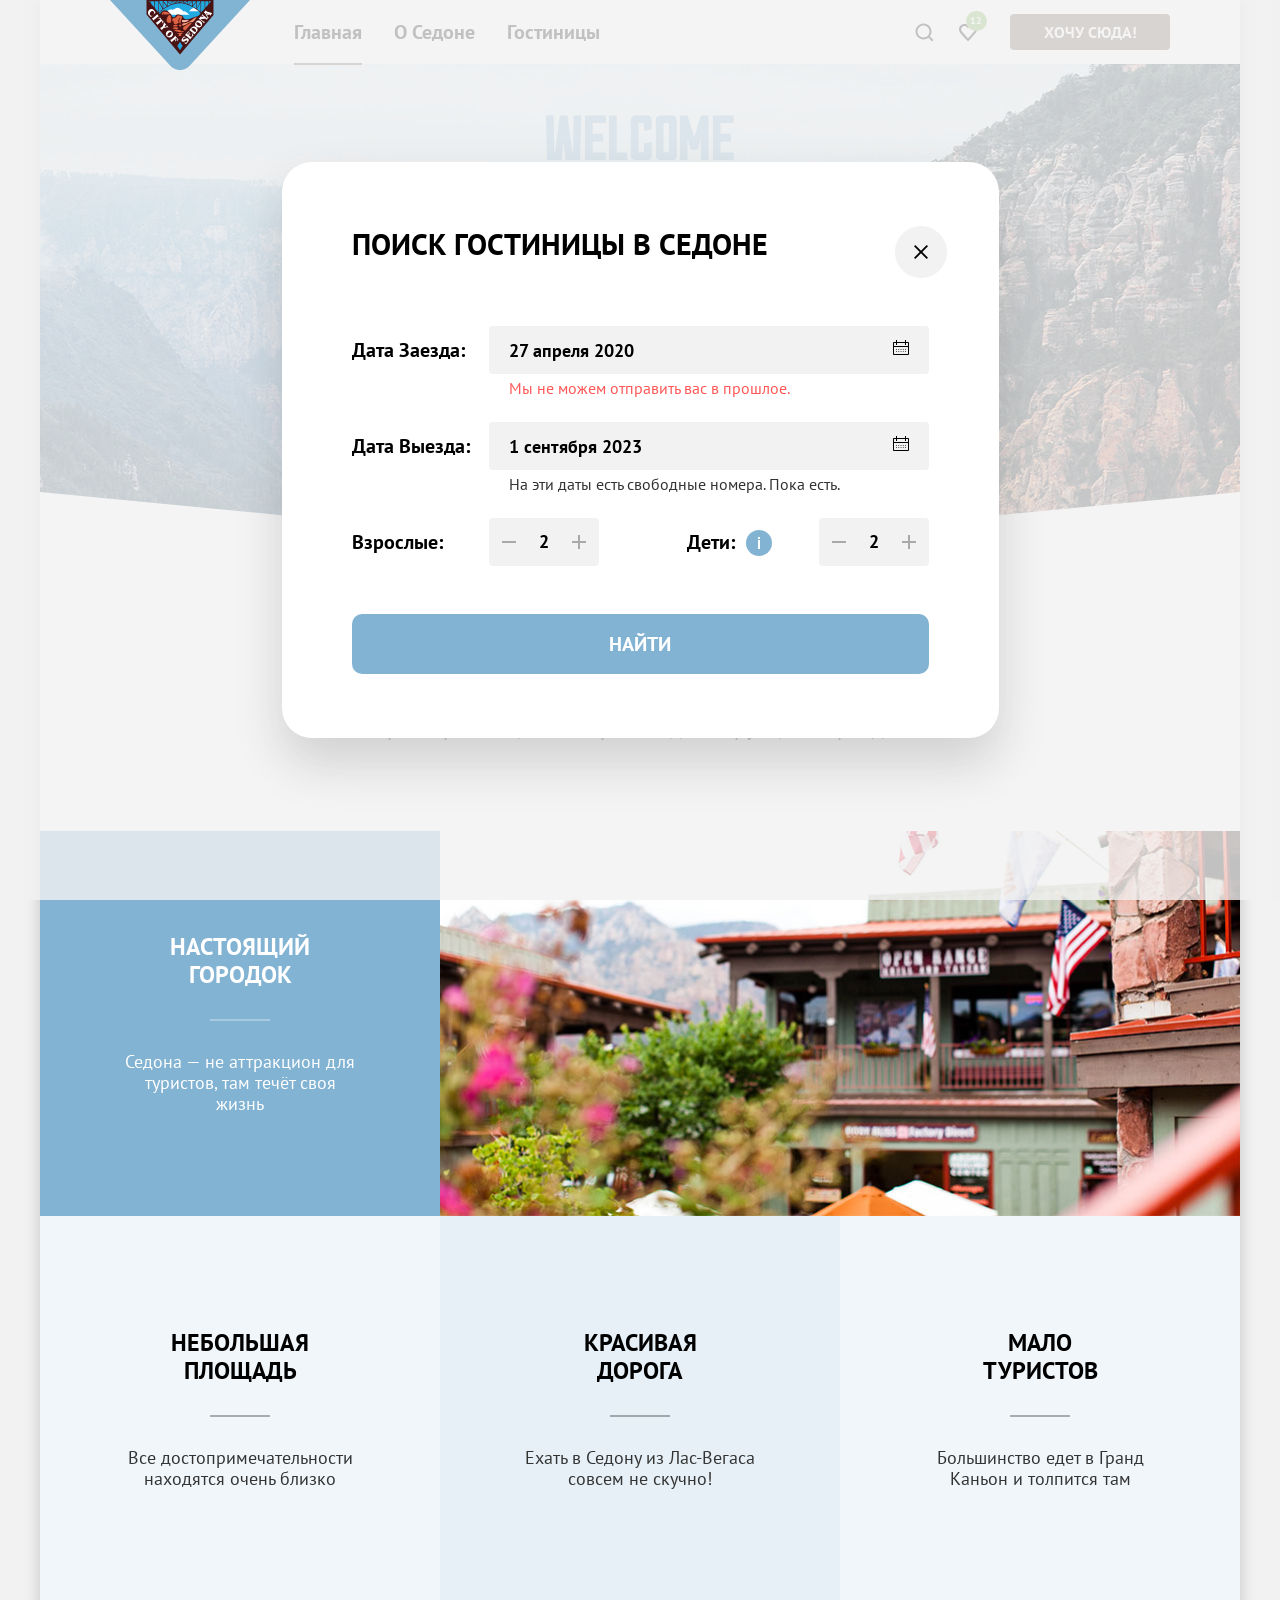
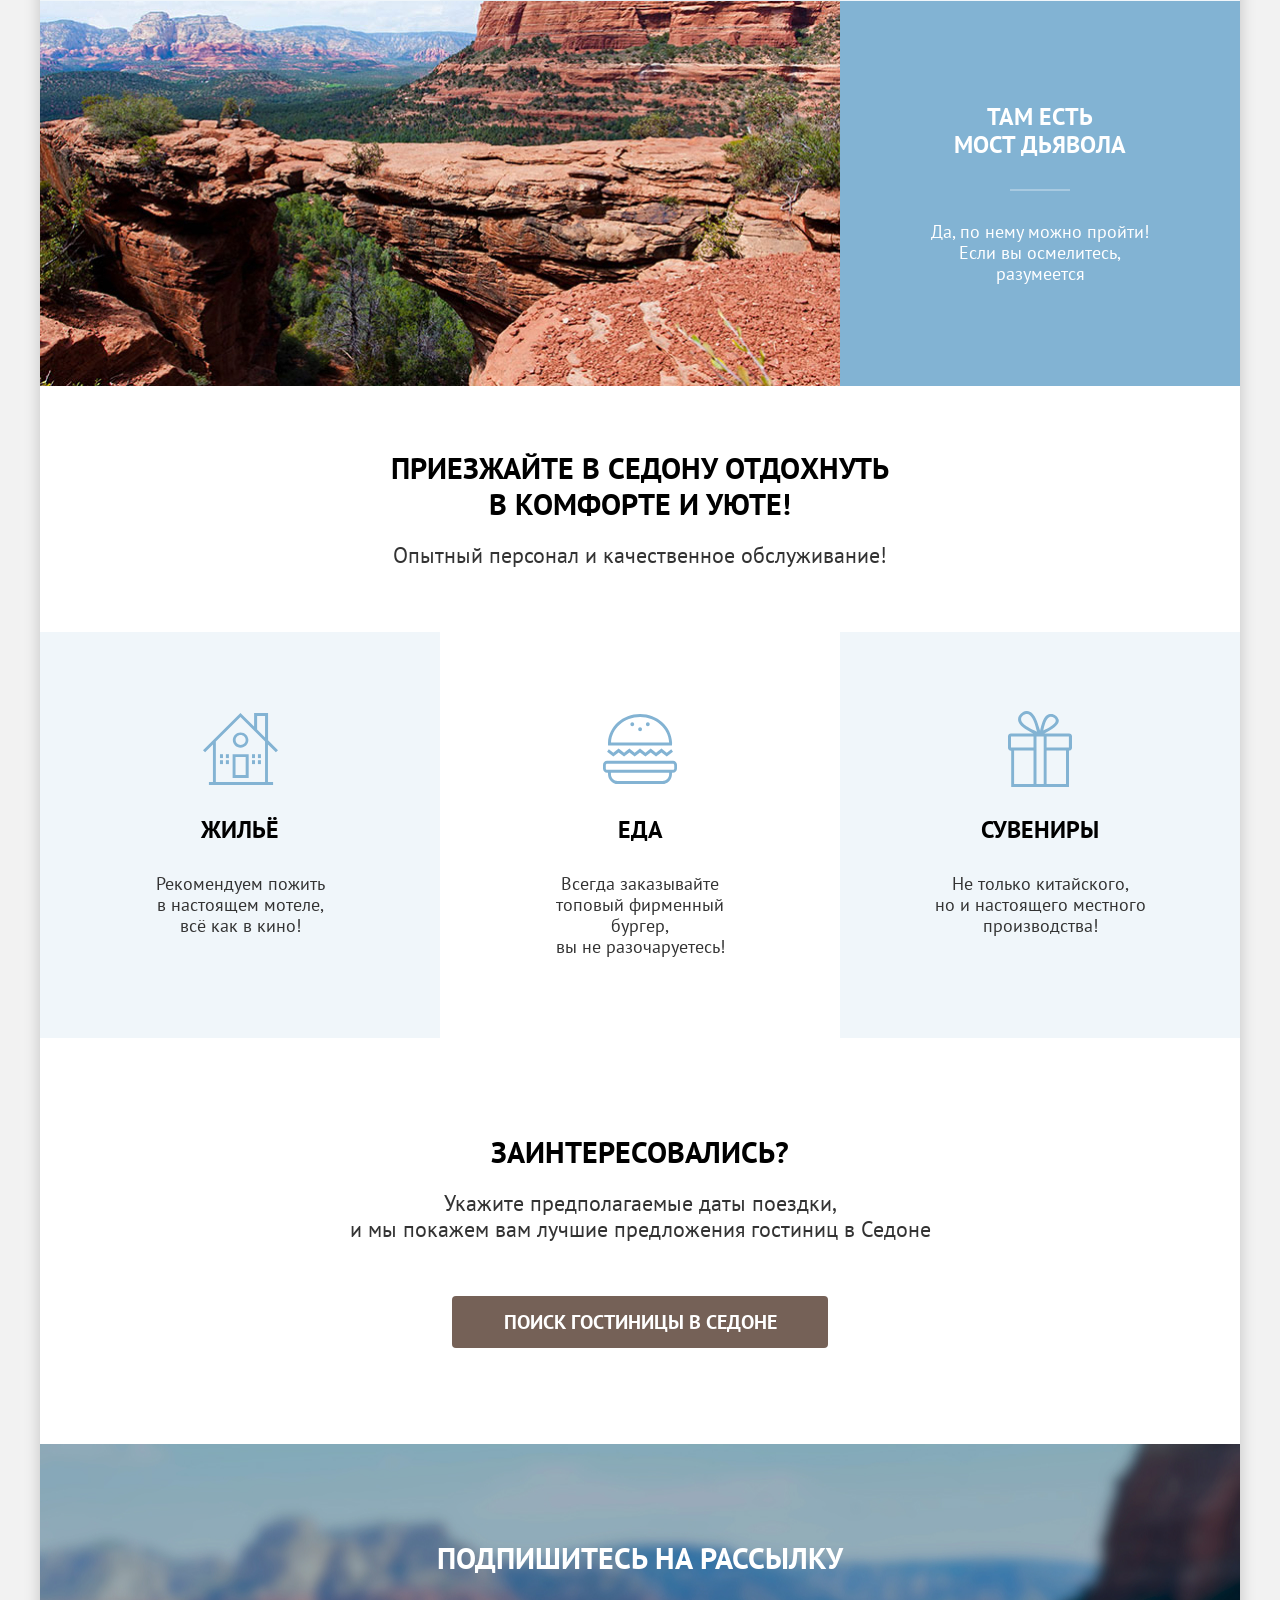
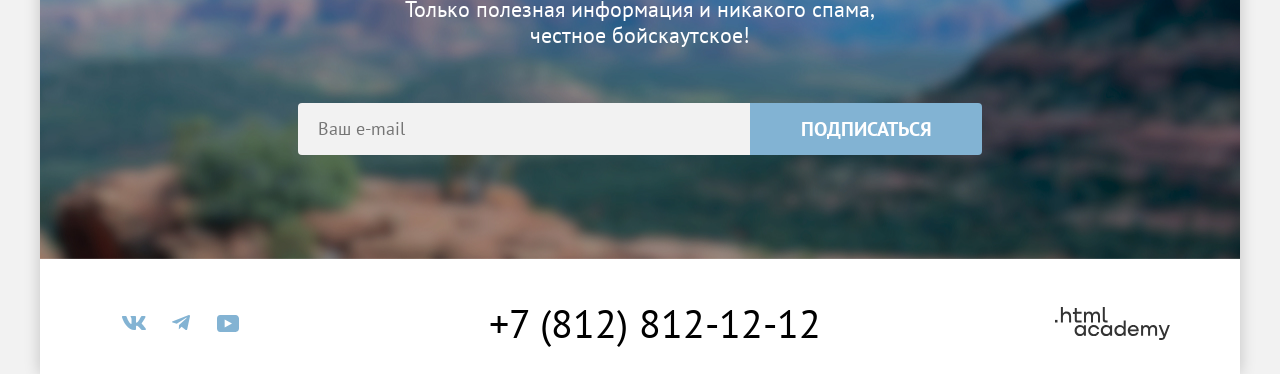
<file: modal.html>
<!DOCTYPE html>
<html lang="ru">

  <head>
    <meta charset="UTF-8">
    <meta name="viewport" content="width=device-width, initial-scale=1.0">
    <title>Главная страница Седона</title>
    <link rel="icon" sizes="32x32" href="./favicon.ico">
    <link rel="stylesheet" href="./styles/styles.css">
  </head>

  <body class="page">
    <div class="page__layout container">
      <header class="page__header page-header" data-test="header">
        <nav class="page-header__main-nav main-nav">
          <a class="main-nav__logo logo" href="index.html">
            <img class="logo__image" src="./images/logo.svg" width="140" height="70" alt="Логотип Седона">
          </a>

          <ul class="main-nav__site-nav site-nav">
            <li class="site-nav__item">
              <a class="site-nav__link site-nav__link--active" href="index.html">Главная</a>
            </li>
            <li class="site-nav__item">
              <a class="site-nav__link" href="about.html">О Седоне</a>
            </li>
            <li class="site-nav__item">
              <a class="site-nav__link" href="catalog.html">Гостиницы</a>
            </li>
          </ul>

          <ul class="main-nav__user-nav user-nav">
            <li class="user-nav__item">
              <a class="user-nav__link user-nav__link--icon-search" href="search.html">
                <span class="visually-hidden">Поиск по сайту</span>
              </a>
            </li>
            <li class="user-nav__item">
              <a class="user-nav__link user-nav__link--icon-favorite" href="#">
                <span class="visually-hidden">Сохранённые товары</span>
                <span class="user-nav__notification notification-badge">12</span>
              </a>
            </li>
          </ul>

          <a class="main-nav__button button button--secondary button--size-s" href="#">Хочу сюда!</a>
        </nav>
      </header>

      <div class="page__content" data-test="main">
        <main class="page__main">
          <section class="hero" data-test="hero">
            <h1 class="visually-hidden">Турестический город Седона</h1>

            <img class="hero__image" src="./images/welcome.svg" width="458" height="352" alt="welcome to the gorgeous. Sedona Becouse the Grand Canyon sucks!">
          </section>

          <section class="reasons" data-test="advantages">
            <h2 class="visually-hidden">Причины посетить Седону</h2>

            <div class="reasons__content">
              <p class="reasons__title">Седона — небольшой городок в Аризоне, заслуживающий большего!</p>
              <p class="reasons__description">Рассмотрим причины, по которым Седона круче, чем Гранд-Каньон!</p>
            </div>

            <ul class="reasons__list">
              <li class="reasons__item reasons__item--theme-accent reasons__item--wide">
                <div class="reasons__item-content">
                  <h3 class="reasons__item-title">Настоящий городок</h3>
                  <p class="reasons__item-description">Седона — не аттракцион для туристов, там течёт своя жизнь</p>
                </div>

                <img class="reasons__image" src="./images/reasons-1.jpg.jpg" width="800" height="385" alt="Главная улица Седоны">
              </li>
              <li class="reasons__item">
                <div class="reasons__item-content">
                  <h3 class="reasons__item-title">Небольшая площадь</h3>
                  <p class="reasons__item-description">Все достопримечательности находятся очень близко</p>
                </div>
              </li>
              <li class="reasons__item">
                <div class="reasons__item-content">
                  <h3 class="reasons__item-title">Красивая <br> дорога</h3>
                  <p class="reasons__item-description">Ехать в Седону из Лас-Вегаса совсем не скучно!</p>
                </div>
              </li>
              <li class="reasons__item">
                <div class="reasons__item-content">
                  <h3 class="reasons__item-title">Мало <br> туристов</h3>
                  <p class="reasons__item-description">Большинство едет в Гранд Каньон и толпится там</p>
                </div>
              </li>

              <li class="reasons__item reasons__item--theme-accent reasons__item--wide reasons__item--direction-reverse">
                <div class="reasons__item-content">
                  <h3 class="reasons__item-title">Там есть <br> мост дьявола</h3>
                  <p class="reasons__item-description">Да, по нему можно пройти! Если вы осмелитесь, разумеется</p>
                </div>
                <img class="reasons__image" src="./images/reasons-2.jpg.jpg" width="800" height="385" alt="Главная улица Седоны">
              </li>

            </ul>
          </section>

          <section class="recommendations" data-test="service">
            <h2 class="visually-hidden">Рекомендации</h2>

            <div class="recommendations__content">
              <p class="recommendations__title">Приезжайте в Седону отдохнуть в комфорте и уюте!</p>
              <p class="recommendations__description">Опытный персонал и качественное обслуживание!</p>
            </div>

            <ul class="recommendations__list">
              <li class="recommendations__item recommendations__item--icon-house">
                <h3 class="recommendations__item-title">Жильё</h3>
                <p class="recommendations__item-description">Рекомендуем пожить <br> в настоящем мотеле, <br> всё как в кино!</p>
              </li>
              <li class="recommendations__item recommendations__item--icon-food">
                <h3 class="recommendations__item-title">Еда</h3>
                <p class="recommendations__item-description">Всегда заказывайте <br> топовый фирменный бургер, <br> вы не разочаруетесь!</p>
              </li>
              <li class="recommendations__item recommendations__item--icon-present">
                <h3 class="recommendations__item-title">Сувениры</h3>
                <p class="recommendations__item-description">Не только китайского, <br> но и настоящего местного <br> производства!</p>
              </li>
            </ul>
          </section>

          <section class="hotels" data-test="search">
            <h2 class="visually-hidden">Зарегестрироваться в гостиницу</h2>

            <div class="hotels__content">
              <p class="hotels__title">Заинтересовались?</p>
              <p class="hotels__description">
                Укажите предполагаемые даты поездки, <br> и мы покажем вам лучшие предложения гостиниц в Седоне
              </p>

              <button class="hotels__button button button--secondary button--size-m" type="button">ПОИСК ГОСТИНИЦЫ В седоне</button>
            </div>
          </section>
        </main>

        <section class="newsletter newsletter--theme-cover" data-test="subscribe">
          <div class="newsletter__content">
            <h2 class="newsletter__title">Подпишитесь на рассылку</h2>
            <p class="newsletter__description">
              Только полезная информация и никакого спама, честное бойскаутское!
            </p>
          </div>

          <form class="newsletter__form newsletter-form" action="https://echo.htmlacademy.ru/" method="post">
            <label class="visually-hidden" for="user-email-field">E-mail</label>
            <input class="newsletter-form__field field" type="email" name="user-email" id="user-email-field" placeholder="Ваш e-mail">

            <button class="newsletter-form__button button button--primary button--size-m" type="submit">Подписаться</button>
          </form>

        </section>
      </div>

      <footer class="page__footer page-footer" data-test="footer">
        <ul class="page-footer__social social">
          <li class="social__item">
            <a class="social__link social__link--icon-vk" href="#">
              <span class="visually-hidden">Vkontake</span>
            </a>
          </li>
          <li class="social__item">
            <a class="social__link social__link--icon-telegram" href="#">
              <span class="visually-hidden">Telegram</span>
            </a>
          </li>
          <li class="social__item">
            <a class="social__link social__link--icon-youtube" href="#">
              <span class="visually-hidden">Youtube</span>
            </a>
          </li>
        </ul>

        <a class="page-footer__phone" href="tel:++78128121212">+7 (812) 812-12-12</a>

        <a class="page-footer__developed" href="https://htmlacademy.ru/intensive/htmlcss">
          <svg width="115" height="33" viewBox="0 0 115 33" fill="currentColor" xmlns="http://www.w3.org/2000/svg">
            <path d="M0 12.9V15.5H2.5V12.9H0Z" />
            <path d="M11.6 4.5C10 4.5 8.8 5.2 8 6.2H7.9V0H5.9V15.5H7.9V10.2C7.9 8.1 9.2 6.6 11.2 6.6C13 6.6 14.1 8 14.1 9.8V15.5H16.1V9.4C16.2 6.4 14.3 4.5 11.6 4.5Z" />
            <path d="M26.6 4.8H21.8V1.1H19.8V4.9H17.9V6.9H19.8V12.9C19.8 14.6 20.8 15.6 22.5 15.6H26.6V13.6H22.9C22.2 13.6 21.8 13.2 21.8 12.5V6.8H26.6V4.8Z" />
            <path d="M41.1 4.6C39.5 4.6 38.2 5.4 37.6 6.7H37.5C36.9 5.5 35.7 4.6 34.1 4.6C32.7 4.6 31.6 5.4 31 6.4H30.9V4.8H29V15.4H31V10C31 8 32 6.5 33.6 6.5C35.1 6.5 36 7.5 36 9.1V15.4H38V9.8C38 7.4 39.4 6.5 40.6 6.5C42.1 6.5 43 7.5 43 9.1V15.4H45V8.9C45.1 6.4 43.6 4.6 41.1 4.6Z" />
            <path d="M47.8 12.7C47.8 14.4 48.8 15.4 50.6 15.4H52.6V13.4H50.9C50.2 13.4 49.8 13 49.8 12.3V0H47.8V12.7Z" />
            <path d="M28.9 19.7C28 18.6 26.7 17.9 25 17.9C21.9 17.9 19.6 20.2 19.6 23.5C19.6 26.8 21.9 29.1 25 29.1C26.8 29.1 28 28.3 28.8 27.2H28.9V28.8H30.9V18.2H28.9V19.7ZM25.3 27.1C23.1 27.1 21.7 25.5 21.7 23.5C21.7 21.5 23.1 19.9 25.3 19.9C27.5 19.9 28.9 21.5 28.9 23.5C28.9 25.4 27.5 27.1 25.3 27.1Z" />
            <path d="M44.2 22C43.7 19.6 41.6 17.9 38.8 17.9C35.4 17.9 33.2 20.4 33.2 23.5C33.2 26.6 35.4 29.1 38.8 29.1C41.6 29.1 43.7 27.3 44.2 24.9H42.1C41.7 26.2 40.4 27.2 38.8 27.2C36.6 27.2 35.2 25.6 35.2 23.6C35.2 21.6 36.6 20 38.8 20C40.4 20 41.6 21 42.1 22.2H44.2V22Z" />
            <path d="M55.1 19.7C54.2 18.6 52.9 17.9 51.2 17.9C48.1 17.9 45.8 20.2 45.8 23.5C45.8 26.8 48.1 29.1 51.2 29.1C53 29.1 54.2 28.3 55 27.2H55.1V28.8H57.1V18.2H55.1V19.7ZM51.5 27.1C49.3 27.1 47.9 25.5 47.9 23.5C47.9 21.5 49.3 19.9 51.5 19.9C53.7 19.9 55.1 21.5 55.1 23.5C55.1 25.4 53.6 27.1 51.5 27.1Z" />
            <path d="M68.7 19.8C67.8 18.7 66.5 17.9 64.8 17.9C61.7 17.9 59.4 20.2 59.4 23.5C59.4 26.8 61.6 29.1 64.8 29.1C66.5 29.1 67.8 28.3 68.6 27.3H68.7V28.8H70.7V13.4H68.7V19.8ZM65.1 27.1C62.9 27.1 61.5 25.5 61.5 23.5C61.5 21.5 62.9 19.9 65.1 19.9C67.3 19.9 68.7 21.5 68.7 23.5C68.6 25.5 67.2 27.1 65.1 27.1Z" />
            <path d="M78.3 17.9C75 17.9 72.8 20.4 72.8 23.5C72.8 26.5 74.9 29.1 78.3 29.1C80.8 29.1 82.8 27.8 83.5 25.5H81.4C80.9 26.5 79.8 27.1 78.4 27.1C76.5 27.1 75.1 25.8 75 24.2H83.8C84 20.6 81.8 17.9 78.3 17.9ZM78.3 19.8C80 19.8 81.3 20.8 81.6 22.4H75.1C75.4 20.9 76.6 19.8 78.3 19.8Z" />
            <path d="M98.2 17.9C96.6 17.9 95.3 18.7 94.6 19.9H94.5C93.9 18.7 92.7 17.9 91.1 17.9C89.7 17.9 88.6 18.6 88 19.7V18.2H86.1V28.8H88.1V23.4C88.1 21.4 89.1 20 90.7 19.9C92.2 19.9 93.1 20.9 93.1 22.5V28.8H95.1V23.2C95.1 20.8 96.5 19.9 97.7 19.9C99.2 19.9 100.1 20.9 100.1 22.5V28.8H102.1V22.3C102.2 19.7 100.7 17.9 98.2 17.9Z" />
            <path d="M109.4 27L105.8 18.1H103.6L108.4 29.7C108.1 30.6 107.7 30.9 106.7 30.9H104.2V32.9H106.7C108.5 32.9 109.5 32.1 110.2 30.3L114.9 18.1H112.8L109.4 27Z" />
          </svg>

          <span class="visually-hidden">Сайт разработан HTML Academy</span>
        </a>
      </footer>
    </div>

    <div class="modal modal--opened">
      <div class="modal__content">
        <button class="modal__close" type="button" title="Закрыть">
          <span class="visually-hidden">Закрыть</span>
        </button>

        <section>
          <h2 class="modal__title">Поиск гостиницы в Седоне</h2>

          <form class="modal__form appointment-form" action="https://echo.htmlacademy.ru" method="post">
            <div class="appointment-form__field-group appointment-form__field-date">
              <label class="appointment-form__label" for="arrival-date">Дата заезда:</label>

              <div class="appointment-form__input-date-wrapper">
                <input class="appointment-form__input appointment-form__input-date" type="text" name="arrival-date" id="arrival-date" value="27 апреля 2020" placeholder="Укажите дату" required>

                <span class="appointment-form__text appointment-form__text--danger">Мы не можем отправить вас в прошлое.</span>
              </div>
            </div>

            <div class="appointment-form__field-group appointment-form__field-date">
              <label class="appointment-form__label" for="leave-date">Дата выезда:</label>

              <div class="appointment-form__input-date-wrapper">
                <input class="appointment-form__input appointment-form__input-date" type="text" name="leave-date" id="leave-date" value="1 сентября 2023" placeholder="Укажите дату" required>

                <span class="appointment-form__text">На эти даты есть свободные номера. Пока есть.</span>
              </div>
            </div>

            <div class="appointment-form__field-group appointment-form__field-count">
              <label class="appointment-form__label" for="parent-field">Взрослые:</label>

              <div class="appointment-form__input-count-wrapper">
                <button class="appointment-form__button-minus button-input" type="button">
                  <svg class="button-input__icon" width="14" height="2" viewBox="0 0 14 2" fill="none" xmlns="http://www.w3.org/2000/svg">
                    <path d="M0 0L0 2L14 2V0L0 0Z" fill="#000000" />
                  </svg>

                  <span class="visually-hidden">Уменьшить</span>
                </button>

                <input class="appointment-form__input appointment-form__input-count" type="text" name="parent-count" id="parent-field" value="2" placeholder="2">

                <button class="appointment-form__button-plus button-input" type="button">
                  <svg class="button-input__icon" xmlns="http://www.w3.org/2000/svg" width="14" height="14" fill="none">
                    <path fill="#000" d="M14 6H8V0H6v6H0v2h6v6h2V8h6V6Z" />
                  </svg>

                  <span class="visually-hidden">Увеличить</span>
                </button>
              </div>
            </div>

            <div class="appointment-form__field-group appointment-form__field-count">

              <span class="appointment-form__label-wrapper">
                <label class="appointment-form__label" for="children-field">Дети:</label>

                <span class="appointment-form__tooltip tooltip">
                  <button class="tooltip__toggle" type="button" aria-labelledby="tooltip-label">
                  </button>

                  <span class="tooltip__text" role="tooltip" id="tooltip-label">Укажите количество детей, которые будут с вами, возраст которых от 6 до 18 лет. Дети до 6 лет размещаются бесплатно.</span>
                </span>
              </span>

              <div class="appointment-form__input-count-wrapper">
                <button class="appointment-form__button-minus button-input" type="button">
                  <svg class="button-input__icon" width="14" height="2" viewBox="0 0 14 2" fill="none" xmlns="http://www.w3.org/2000/svg">
                    <path d="M0 0L0 2L14 2V0L0 0Z" fill="#000000" />
                  </svg>

                  <span class="visually-hidden">Уменьшить</span>
                </button>

                <input class="appointment-form__input appointment-form__input-count" type="text" name="children-count" id="children-field" value="2" placeholder="2">

                <button class="appointment-form__button-plus button-input" type="button">
                  <svg class="button-input__icon" xmlns="http://www.w3.org/2000/svg" width="14" height="14" fill="none">
                    <path fill="#000" d="M14 6H8V0H6v6H0v2h6v6h2V8h6V6Z" />
                  </svg>

                  <span class="visually-hidden">Увеличить</span>
                </button>
              </div>
            </div>

            <button class="appointment-form__button button button--primary button--size-l" type="submit">Найти</button>
          </form>
        </section>
      </div>
    </div>

    <script src="./scripts/script.js"></script>
  </body>

</html>
</file>
<file: styles/styles.css>
@font-face {
  font-style: normal;
  font-weight: 400;
  font-family: "PT Sans";

  font-display: swap;
  src: url("../fonts/ptsans-400.woff2") format("woff2");
}

@font-face {
  font-style: normal;
  font-weight: 700;
  font-family: "PT Sans";

  font-display: swap;
  src: url("../fonts/ptsans-700.woff2") format("woff2");
}

:root {
  --bg-color-basic: #ffffff;
  --bg-color-basic-2: rgba(0, 0, 0, 0.3);
  --bg-color-basic-3: #82b3d3;
  --bg-color-basic-small: rgba(255, 255, 255, 0.3);
  --bg-color-default: #f2f2f2;
  --bg-color-second-1: rgba(131, 179, 211, 0.12);
  --bg-color-second-2: rgba(131, 179, 211, 0.2);
  --bg-color-underlay: #aebad0;
  --border-color: #e6e6e6;
  --button-bg-active: #7db54f;
  --button-bg-active-hover: #6c9e42;
  --button-bg-disabled: #e5e5e5;
  --button-bg-disabled-2: #e6e6e6;
  --button-bg-primary: #82b3d3;
  --button-bg-primary-hover: #68a2ca;
  --button-bg-secondary: #756157;
  --button-bg-secondary-hover: #615048;
  --font-family: "PT Sans", sans-serif;
  --icon-bg-color: #83b3d3;
  --icon-bg-color-active: rgba(104, 162, 202, 0.3);
  --icon-bg-color-hover: #68a2ca;
  --input-bg-color: #f2f2f2;
  --input-bg-color-2: #83b3d3;
  --input-bg-color-hover: #e6e6e6;
  --input-border-color: #83b3d3;
  --text-accent: #ffffff;
  --text-accent-active: rgba(255, 255, 255, 0.3);
  --text-accent-hover: rgba(255, 255, 255, 0.6);
  --text-active: rgba(117, 97, 87, 0.3);
  --text-basic: #333333;
  --text-basic-hover: rgba(51, 51, 51, 0.6);
  --text-error: #ff5757;
  --text-hover: #756157;
  --text-second: #000000;
}

/* helpers */
.container {
  box-sizing: border-box;
  width: 1200px;
  margin-right: auto;
  margin-left: auto;
}

.visually-hidden {
  position: absolute;

  width: 1px;
  height: 1px;
  padding: 0;
  overflow: hidden;

  border: 0;

  clip: rect(1px, 1px, 1px, 1px);
}


/* blocks */

.button {
  display: inline-flex;
  justify-content: center;
  align-items: center;
  box-sizing: border-box;
  padding: 8px 15px;

  font-weight: 700;
  font-family: inherit;
  text-align: center;
  color: var(--text-accent);
  text-transform: uppercase;
  text-decoration: none;
  word-break: break-all;

  background-color: transparent;
  border: none;
  border-radius: 4px;
  cursor: pointer;
}

.button:active {
  color: var(--text-accent-active);
}

.button--secondary {
  background-color: var(--button-bg-secondary);
}

.button--secondary:hover,
.button--secondary:focus {
  background-color: var(--button-bg-secondary-hover);
}

.button--secondary:active {
  background-color: var(--button-bg-secondary);
}

.button--primary {
  background-color: var(--button-bg-primary);
}

.button--primary:hover,
.button--primary:focus {
  background-color: var(--button-bg-primary-hover);
}

.button--primary:active {
  background-color: var(--button-bg-primary);
}

.button--active {
  background-color: var(--button-bg-active);
}

.button--active:hover,
.button--active:focus {
  background-color: var(--button-bg-active-hover);
}

.button--active:active {
  background-color: var(--button-bg-active);
}

.button--disabled,
.button:disabled {
  color: var(--text-accent);

  background-color: var(--button-bg-disabled);
  cursor: default;

  pointer-events: none;
}

.button--size-s {
  font-size: 16px;
  line-height: 125%;
}

.button--size-m {
  font-size: 20px;
  line-height: 180%;
}

.button--size-l {
  padding: 18px 15px;

  font-size: 20px;
  line-height: 120%;

  border-radius: 10px;
}

.button-ghost {
  display: inline-block;
  box-sizing: border-box;
  padding: 8px 15px;

  font-weight: 700;
  font-size: 16px;
  line-height: 125%;
  font-family: inherit;
  text-align: center;
  color: var(--text-accent);
  text-transform: uppercase;
  text-decoration: none;
  word-break: break-all;

  background-color: transparent;
  border: none;
  border-radius: 4px;
  outline: none;
  cursor: pointer;
}

.button-ghost:hover {
  color: rgba(255, 255, 255, 0.6);
}

.button-ghost:focus-visible {
  padding: 5px 12px;

  border: 3px solid var(--icon-bg-color);
}

.button-ghost:active {
  color: var(--text-accent-active);
}

.button-ghost:disabled {
  color: rgba(255, 255, 255, 0.1);

  cursor: not-allowed;

  pointer-events: none;
}

.button-input {
  z-index: 2;

  display: flex;
  justify-content: center;
  align-items: center;
  width: 20px;
  height: 20px;
  padding: 0;

  background-color: transparent;
  border: none;
  border-radius: 4px;
  outline: none;
  cursor: pointer;

  fill: #000000;
  fill-opacity: 0.3;
}

.button-input__icon {
  fill: inherit;
  fill-opacity: inherit;
}

.button-input:hover {
  fill-opacity: 1;
}

.button-input:focus-visible {
  outline: 3px solid var(--button-bg-primary);

  fill-opacity: 1;
}

.button-input:active {
  fill-opacity: 0.3;
}

.button-input:disabled {
  cursor: default;

  pointer-events: none;
}

.logo {
  display: flex;
}

.logo:hover,
.logo:focus {
  opacity: 0.7;
}

.logo:active {
  opacity: 0.5;
}

.tooltip {
  width: 26px;
  height: 26px;
}

.tooltip__toggle {
  display: block;
  width: 26px;
  height: 26px;
  padding: 0;

  background-color: var(--bg-color-basic-3);
  background-image: url("./../images/icon-popover.svg");
  background-repeat: no-repeat;
  background-position: center;
  border: none;
  border-radius: 100%;
  cursor: pointer;
}

.tooltip__toggle:hover + .tooltip__text,
.tooltip__toggle:focus + .tooltip__text {
  display: block;
}

.tooltip__text {
  position: absolute;
  top: 100%;
  right: 50%;

  display: none;
  box-sizing: border-box;
  width: 256px;
  margin-top: 15px;
  padding: 20px 18px 23px 22px;

  font-size: 16px;
  line-height: 125%;
  color: var(--text-accent);

  background-color: #333333;
  border-radius: 10px;
  box-shadow: 0 15px 30px 0 rgba(0, 0, 0, 0.3);
  transform: translateX(50%);
}

.tooltip__text::before {
  content: "";
  position: absolute;
  top: -9px;
  left: 50%;

  width: 19px;
  height: 9px;

  background-image: url("../../images/icon-tooltip-arrow.svg");
  background-repeat: no-repeat;
  background-position: center;
  transform: translateX(-50%);
}

.notification-badge {
  display: block;
  box-sizing: border-box;
  min-width: 20px;
  height: 20px;
  padding: 5px 5px 5px 4px;

  font-size: 10px;
  line-height: 10px;
  text-align: center;
  color: var(--text-accent);

  background-color: #7db54f;
  border-radius: 100vh;
}

.social {
  display: flex;
  flex-wrap: wrap;
  align-items: center;
  margin: 0;
  padding: 0;

  list-style: none;
}

.social__link {
  display: flex;
  justify-content: center;
  align-items: center;
  width: 47px;
  height: 40px;
}

.social__link:hover::before,
.social__link:focus::before {
  background-color: var(--icon-bg-color-hover);
}

.social__link:active::before {
  background-color: var(--icon-bg-color-active);
}

.social__link::before {
  background-color: var(--icon-bg-color);

  mask-position: center;
  mask-repeat: no-repeat;
}

.social__link--icon-telegram::before {
  content: "";

  width: 18px;
  height: 16px;

  mask-image: url("./../images/icon-tg.svg");
}

.social__link--icon-youtube::before {
  content: "";

  width: 22px;
  height: 17px;

  mask-image: url("./../images/icon-youtube.svg");
}

.social__link--icon-vk::before {
  content: "";

  width: 24px;
  height: 14px;

  mask-image: url("./../images/icon-vk.svg");
}

.pagination {
  display: flex;
  flex-wrap: wrap;
  margin: 0;
  padding: 0;

  list-style: none;

  gap: 8px;
}

.pagination__link {
  display: flex;
  justify-content: center;
  align-items: center;
  box-sizing: border-box;
  min-width: 60px;
  height: 60px;
  padding-right: 15px;
  padding-left: 15px;

  font-weight: 700;
  font-size: 20px;
  line-height: 180%;
  text-align: center;
  color: var(--text-accent);
  text-transform: uppercase;
  text-decoration: none;
  word-break: break-all;

  background-color: var(--bg-color-basic-3);
  border-radius: 4px;
  cursor: pointer;
}

.pagination__link:hover,
.pagination__link:focus {
  background-color: var(--button-bg-primary-hover);
  outline: 1px solid var(--bg-color-basic-3);
  outline-offset: -1px;
}

.pagination__link:active {
  color: var(--text-accent-active);

  background-color: var(--bg-color-basic-3);
  outline: none;
}

.pagination__link--active[class] {
  color: var(--text-second);

  background-color: var(--bg-color-default);
  outline: none;
  cursor: default;
}

.pagination__link--dots[class] {
  font-weight: 400;
  font-size: 22px;
  line-height: 118%;
  color: var(--text-second);

  background-color: var(--bg-color-basic);
  outline: revert;
}

.pagination__link--dots:hover,
.pagination__link--dots:focus {
  opacity: 0.6;
}

.pagination__link--dots:active {
  opacity: 0.3;
}

.hotel-rating {
  display: flex;
  margin: 0;
}

.hotel-rating::before {
  content: "";

  height: 17px;

  background-image: url("./../images/icon-star.svg");
  background-repeat: repeat-x;
}

.hotel-rating--bad::before {
  width: 24px;
}

.hotel-rating--not-bad::before {
  width: 48px;
}

.hotel-rating--normal::before {
  width: 72px;
}

.hotel-rating--good::before {
  width: 96px;
}

.hotel-rating--very-good::before {
  width: 120px;
}

.breadcrumbs {
  display: flex;
  flex-wrap: wrap;
  align-items: center;
  margin: 0;
  padding: 0;

  list-style: none;

  gap: 10px;
}

.breadcrumbs__item:not(:first-child) {
  display: flex;
  align-items: center;

  gap: 10px;
}

.breadcrumbs__item:not(:first-child)::before {
  content: "";

  width: 7px;
  height: 10px;

  background-image: url("./../images/icon-arrow-right.svg");
  background-repeat: no-repeat;
}

.breadcrumbs__link {
  font-size: 16px;
  line-height: 131%;
  color: var(--text-accent);
  text-decoration: none;

  cursor: pointer;
}

.breadcrumbs__link:hover {
  color: var(--text-accent-hove);
}

.breadcrumbs__link:focus {
  color: var(--text-accent);
}

.breadcrumbs__link:active {
  color: var(--text-accent-active);
}

.breadcrumbs__link--icon-homepage {
  display: flex;

  gap: 14px;
}

.breadcrumbs__link--icon-homepage::before {
  content: "";

  width: 12px;
  height: 12px;

  background-image: url("./../images/icon-homepage.svg");
  background-repeat: no-repeat;
}

.breadcrumbs__link--active {
  cursor: default;
}

.breadcrumbs__link--active:hover,
.breadcrumbs__link--active:focus,
.breadcrumbs__link--active:active {
  color: var(--text-accent);
}

.filter-range {
  width: 288px;
}

.filter-range__input-interval {
  display: flex;
  justify-content: space-between;
  align-items: center;
  margin-bottom: 44px;
}

.filter-range__input-wrapper {
  position: relative;
}

.filter-range__input-caption {
  position: absolute;
  top: 13px;
  right: 20px;

  line-height: 133%;
  color: var(--text-second);
  word-break: break-all;

  opacity: 0.3;
}

.filter-range__input {
  box-sizing: border-box;
  width: 143px;
  padding: 13px 45px 11px 20px;

  font-weight: 700;
  font-size: 18px;
  line-height: 133%;
  font-family: inherit;
  color: var(--text-second);

  background: var(--input-bg-color);
  border: none;
  outline: none;
}

.filter-range__input::placeholder {
  color: rgba(0, 0, 0, 0.6);
}

.filter-range__input:not(:disabled):hover {
  background: var(--input-bg-color-hover);
}

.filter-range__input:focus-visible {
  background: var(--input-bg-color-hover);
  outline: 3px solid var(--input-border-color);
}

.filter-range__input:disabled {
  cursor: default;
  opacity: 0.8;

  pointer-events: none;
}

.filter-range__input--cropping-left {
  border-radius: 4px 0 0 4px;
}

.filter-range__input--cropping-right {
  border-radius: 0 4px 4px 0;
}

.filter-range__controls {
  position: relative;
}

.filter-range__rail {
  width: 100%;
  height: 4px;

  background-color: var(--bg-color-basic-small);
}

.filter-range__track {
  position: absolute;
  top: 0;
  right: 0;
  left: 0;

  width: 78%;
  height: 4px;

  background-color: var(--bg-color-basic);
}

.filter-range__handle-button {
  position: absolute;
  top: 50%;

  width: 20px;
  height: 20px;
  padding: 0;

  background-color: var(--bg-color-basic);
  border: none;
  border-radius: 5px;
  transform: translateY(-50%);
  cursor: pointer;
}

.filter-range__handle-button:focus-visible {
  outline: 3px solid var(--icon-bg-color);
}

.filter-range__handle-button:active {
  outline: 2px solid var(--icon-bg-color);
}

.filter-range__handle-button-min {
  left: 0;
}

.filter-range__handle-button-max {
  left: 207px;
}

.filter-range__handle-button--disabled {
  background-color: #d3d3d3;
  cursor: default;

  pointer-events: none;
}

.view-switcher {
  display: flex;
  flex-wrap: wrap;
  margin: 0;
  padding: 0;

  list-style: none;

  gap: 8px;
}

.view-switcher__control {
  display: flex;
  justify-content: center;
  align-items: center;
  width: 48px;
  height: 48px;

  color: var(--text-second);
  text-decoration: none;

  border-radius: 4px;
  outline: 2px solid var(--button-bg-disabled);
  outline-offset: -2px;
  cursor: pointer;
}

.view-switcher__control:hover {
  outline-color: var(--text-second);
}

.view-switcher__control:focus {
  outline-color: var(--button-bg-primary-hover);
}

.view-switcher__control:active {
  outline-color: var(--text-second);
}

.view-switcher__control--active[class] {
  outline-color: var(--text-second);
}

.view-switcher__control--display-tile::before,
.view-switcher__control--display-card::before,
.view-switcher__control--display-list::before {
  content: "";

  width: 16px;
  height: 14px;

  background-repeat: no-repeat;
  background-position: center;
}

.view-switcher__control--display-tile::before {
  background-image: url("./../images/icon-tile.svg");
}

.view-switcher__control--display-card::before {
  background-image: url("./../images/icon-card.svg");
}

.view-switcher__control--display-list::before {
  background-image: url("./../images/icon-list.svg");
}

.checkbox-field__input {
  appearance: none;
}

.checkbox-field__label {
  display: flex;
  align-items: center;

  line-height: 128%;
  color: var(--text-accent);

  cursor: pointer;

  gap: 16px;
}

.checkbox-field__label::before {
  content: "";

  width: 20px;
  height: 20px;

  background-color: var(--bg-color-basic);
  border-radius: 4px;
}

.checkbox-field__label:hover {
  opacity: 0.6;
}

.checkbox-field__input:focus ~ .checkbox-field__label::before {
  outline: 3px solid var(--input-border-color);
}

.checkbox-field__input:active ~ .checkbox-field__label {
  opacity: 0.3;
}

.checkbox-field__input:disabled ~ .checkbox-field__label,
.checkbox-field__input:disabled:hover ~ .checkbox-field__label,
.checkbox-field__input:disabled:focus ~ .checkbox-field__label,
.checkbox-field__input:disabled:active ~ .checkbox-field__label {
  cursor: not-allowed;
  opacity: 0.3;
}

.checkbox-field__input:checked ~ .checkbox-field__label::before {
  background-image: url("./../../images/icon-checkbox.svg");
  background-repeat: no-repeat;
  background-position: center;
}

.radio-field__input {
  appearance: none;
}

.radio-field__label {
  display: flex;
  align-items: center;

  line-height: 128%;
  color: var(--text-accent);

  cursor: pointer;

  gap: 16px;
}

.radio-field__label:hover {
  opacity: 0.6;
}

.radio-field__label::before {
  content: "";

  width: 20px;
  height: 20px;

  background-color: var(--bg-color-basic);
  border-radius: 100%;
}

.radio-field__input:checked ~ .radio-field__label::before {
  background-image: url("./../../images/icon-radio.svg");
  background-repeat: no-repeat;
  background-position: center;
}

.radio-field__input:focus ~ .radio-field__label::before {
  outline: 3px solid var(--input-border-color);
}

.radio-field__input:disabled ~ .radio-field__label,
.radio-field__input:disabled:hover ~ .radio-field__label,
.radio-field__input:disabled:focus ~ .radio-field__label,
.radio-field__input:disabled:active ~ .radio-field__label {
  cursor: not-allowed;
  opacity: 0.3;
}

.user-rating {
  margin: 0;
  padding: 9px 15px;

  font-size: 16px;
  line-height: 125%;
  text-align: center;
  text-transform: uppercase;

  background-color: var(--bg-color-default);
  border-radius: 4px;
}

.sort {
  padding: 14px 50px 14px 20px;

  font-size: 18px;
  line-height: 117%;
  font-family: inherit;
  color: inherit;

  background-image: url("./../images/icon-arrow.svg");
  background-repeat: no-repeat;
  background-position: top 20px right 20px;
  background-color: var(--bg-color-basic);
  border: none;
  border-radius: 4px;
  outline: 2px solid var(--button-bg-disabled);
  outline-offset: -2px;
  cursor: pointer;

  appearance: none;
}

.sort:hover,
.sort:focus {
  outline-color: var(--button-bg-primary-hover);
}

.sort:disabled {
  color: var(--bg-color-basic-2);

  background-image: url("./../images/icon-arrow-disabled.svg");
  outline-color: var(--bg-color-basic-2);
  cursor: default;
}

.user-nav {
  display: flex;
  flex-wrap: wrap;
  align-items: center;
  margin: 0;
  padding: 0;

  list-style: none;
}

.user-nav__link {
  position: relative;

  display: flex;
  align-items: center;
  padding: 22px 12px;

  font-weight: 700;
  font-size: 20px;
  line-height: 120%;
  color: var(--text-second);
  text-decoration: none;

  cursor: pointer;

  gap: 8px;
}

.user-nav__link:hover,
.user-nav__link:focus {
  opacity: 0.7;
}

.user-nav__link:active {
  opacity: 0.5;
}

.user-nav__notification {
  position: absolute;
  top: 11px;
  left: 20px;
}


.user-nav__link::before {
  content: "";

  width: 20px;
  height: 20px;
}

.user-nav__link--icon-favorite::before,
.user-nav__link--icon-search::before {
  background-repeat: no-repeat;
  background-position: center;
}

.user-nav__link--icon-favorite::before {
  background-image: url("../images/icon-favorite.svg");
}

.user-nav__link--icon-search::before {
  background-image: url("../images/icon-search.svg");
}

.site-nav {
  display: flex;
  flex-wrap: wrap;
  align-items: center;
  margin: 0;
  padding: 0;

  list-style: none;
}

.site-nav__link {
  display: block;
  box-sizing: border-box;
  padding: 20px 16px;

  font-weight: 700;
  font-size: 20px;
  line-height: 120%;
  color: var(--text-second);
  text-transform: capitalize;
  text-decoration: none;

  cursor: pointer;
}

.site-nav__link:hover,
.site-nav__link:focus {
  opacity: 0.7;
}

.site-nav__link:active {
  opacity: 0.5;
}

.site-nav__link--active {
  position: relative;
}

.site-nav__link--active::before {
  content: "";
  position: absolute;
  right: auto;
  left: auto;
  z-index: 1;

  width: calc(100% - 32px);
  height: 2px;

  background-color: #756257;

  bottom: -1px;
}

.product-preview {
  display: grid;
  box-sizing: border-box;
  padding: 20px 19px 19px;

  gap: 16px 20px;

  border-radius: 4px;
  outline: 1px solid var(--border-color);

  grid-row: span 5;
  grid-template-areas:
    "image        image"
    "title        title"
    "category     price"
    "button-more  button-favorites"
    "hotel-rating user-rating";
  grid-template-columns: 140px 140px;
  grid-template-rows: subgrid;
}

.product-preview__title {
  margin: 0;
  margin-bottom: 4px;

  font-weight: 700;
  font-size: 24px;
  color: var(--text-second);

  grid-area: title;
}

.product-preview__link {
  display: flex;
  width: 300px;
  height: 212px;
  margin-bottom: 3px;

  grid-area: image;
}

.product-preview__link:hover,
.product-preview__link:focus {
  opacity: 0.8;
}

.product-preview__link:active {
  opacity: 0.6;
}

.product-preview__image {
  display: block;
  margin: 0;
}

.product-preview__category {
  margin: 0;

  grid-area: category;
}

.product-preview__price {
  margin: 0;

  grid-area: price;
  justify-self: end;
}

.product-preview__button-more {
  grid-area: button-more;
}

.product-preview__button-favorites {
  grid-area: button-favorites;
}

.product-preview__hotel-rating {
  align-self: center;
  margin-top: -1px;
  margin-left: -2px;

  grid-area: hotel-rating;
}

.product-preview__user-rating {
  grid-area: user-rating;
}

.main-nav {
  display: flex;
  align-items: flex-start;

  gap: 20px;
}

.main-nav__logo {
  z-index: 1000;

  margin-right: 8px;
}

.main-nav__site-nav {
  width: 465px;
}

.main-nav__user-nav {
  margin-left: auto;
}

.main-nav__button {
  width: 160px;
  margin-top: 14px;
}

.page-header {
  padding-right: 70px;
  padding-left: 70px;
}

.hero {
  display: flex;
  justify-content: center;
  padding-top: 51px;
  padding-bottom: 82px;

  background-color: var(--bg-color-underlay);
  background-image:
    url("./../images/devider.svg"),
    url("./../images/hero-bg.jpg");
  background-repeat: no-repeat;
  background-position:
    bottom center,
    center 0;
}


.reasons__content {
  display: flex;
  flex-direction: column;
  align-items: center;
  padding: 69px 250px 89px;

  gap: 26px;
}

.reasons__title {
  margin: 0;

  font-weight: 700;
  font-size: 30px;
  line-height: 120%;
  text-align: center;
  color: var(--text-second);
  text-transform: uppercase;
}

.reasons__description {
  margin: 0;

  font-size: 22px;
  line-height: 118%;
  text-align: center;
}

.reasons__list {
  display: grid;
  margin: 0;
  padding: 0;

  list-style: none;

  grid-template-columns: repeat(3, 400px);
}

.reasons__item {
  display: grid;

  grid-column: span 1;
}

.reasons__item:nth-child(even):not(.reasons__item--theme-accent) .reasons__item-content {
  background-color: var(--bg-color-second-1);
}

.reasons__item:nth-child(odd):not(.reasons__item--theme-accent) .reasons__item-content {
  background-color: var(--bg-color-second-2);
}

.reasons__item--wide {
  grid-column: span 3;
  grid-template-columns: 400px 1fr;
}

.reasons__item--direction-reverse {
  grid-template-columns: 1fr 400px;
}

.reasons__item--direction-reverse .reasons__image {
  order: -1;
}

.reasons__image {
  display: block;
  width: 100%;
  height: 100%;
}

.reasons__item-content {
  display: flex;
  flex-direction: column;
  align-items: center;
  padding-top: 113px;
  padding-bottom: 111px;
  padding-left: 84px;
  padding-right: 84px;

  gap: 30px;
}

.reasons__item-content::before {
  content: "";

  width: 60px;
  height: 2px;

  background-color: var(--bg-color-basic-2);
}

.reasons__item-title {
  order: -1;
  margin: 0;

  font-weight: 700;
  font-size: 24px;
  line-height: 117%;
  text-align: center;
  color: var(--text-second);
  text-transform: uppercase;
}

.reasons__item-description {
  margin: 0;

  text-align: center;
}

.reasons__item--theme-accent {
  background-color: var(--bg-color-basic-3);
}

.reasons__item--theme-accent .reasons__item-title,
.reasons__item--theme-accent .reasons__item-description {
  color: var(--text-accent);
}

.reasons__item--theme-accent .reasons__item-content {
  padding-top: 102px;
  padding-bottom: 102px;
}

.reasons__item--theme-accent .reasons__item-content::before {
  background-color: var(--bg-color-basic-small);
}

.recommendations__content {
  display: flex;
  flex-direction: column;
  align-items: center;
  padding: 64px 345px;
  padding-bottom: 63px;

  gap: 21px;
}

.recommendations__title {
  margin: 0;

  font-weight: 700;
  font-size: 30px;
  line-height: 120%;
  text-align: center;
  color: var(--text-second);
  text-transform: uppercase;
}

.recommendations__description {
  margin: 0;

  font-size: 22px;
  line-height: 118%;
  text-align: center;
}

.recommendations__list {
  display: grid;
  margin: 0;
  padding: 0;

  list-style: none;

  grid-template-columns: repeat(3, 400px);
}

.recommendations__item {
  position: relative;

  display: flex;
  flex-direction: column;
  align-items: center;
  padding: 187px 85px 81px;

  gap: 33px;
  grid-column: span 1;
}

.recommendations__item:nth-child(odd) {
  background-color: var(--bg-color-second-1);
}

.recommendations__item::before {
  content: "";
  position: absolute;

  background-repeat: no-repeat;
}

.recommendations__item--icon-house::before {
  top: 81px;
  left: 163px;

  width: 75px;
  height: 72px;

  background-image: url("./../images/icon-house.svg");
}

.recommendations__item--icon-food::before {
  top: 82px;
  left: 163px;

  width: 74px;
  height: 70px;

  background-image: url("./../images/icon-food.svg");
}

.recommendations__item--icon-present::before {
  top: 79px;
  left: 168px;

  width: 64px;
  height: 76px;

  background-image: url("./../images/icon-present.svg");
}

.recommendations__item-title {
  margin: 0;

  font-weight: 700;
  font-size: 24px;
  text-align: center;
  color: var(--text-second);
  text-transform: uppercase;
}

.recommendations__item-description {
  margin: 0;

  text-align: center;
}

.hotels__content {
  display: flex;
  flex-direction: column;
  align-items: center;
  padding: 96px 304px;

  gap: 21px;
}

.hotels__title {
  margin: 0;

  font-weight: 700;
  font-size: 30px;
  line-height: 120%;
  text-align: center;
  color: var(--text-second);
  text-transform: uppercase;
}

.hotels__description {
  margin: 0;

  font-size: 22px;
  line-height: 118%;
  text-align: center;
}

.hotels__button {
  width: 376px;
  margin-top: 32px;
}

.newsletter-form {
  display: grid;

  grid-template-areas: "field button";
  grid-template-columns: 1fr 232px;
}

.newsletter-form__field {
  padding: 12px 20px;

  font-weight: 400;
  font-size: 18px;
  line-height: 133%;
  font-family: inherit;
  color: var(--text-basic);

  background-color: var(--input-bg-color);
  border: none;
  border-radius: 4px 0 0 4px;

  appearance: none;
  grid-area: field;
}

.newsletter-form__field:hover {
  color: var(--text-basic-hover);

  background-color: var(--input-bg-color-hover);
}

.newsletter-form__field:placeholder-shown {
  color: var(--text-basic-hover);
}


.newsletter-form__button {
  border-top-left-radius: 0;
  border-bottom-left-radius: 0;

  grid-area: button;
}

.newsletter {
  padding: 96px 258px 104px;
}

.newsletter__content {
  display: flex;
  flex-direction: column;
  align-items: center;
  margin-bottom: 54px;
  padding-right: 104px;
  padding-left: 104px;

  gap: 21px;
}

.newsletter__title {
  margin: 0;

  font-weight: 700;
  font-size: 30px;
  line-height: 120%;
  color: var(--text-second);
  text-transform: uppercase;
}

.newsletter__description {
  margin: 0;

  font-size: 22px;
  line-height: 118%;
  text-align: center;
}

.newsletter--theme-cover {
  background-color: var(--bg-color-underlay);
  background-image: url("./../images/newsletter.jpg");
  background-repeat: no-repeat;
  background-size: cover;
}

.newsletter--theme-cover .newsletter__title,
.newsletter--theme-cover .newsletter__description {
  color: var(--text-accent);
}

.page-footer {
  display: grid;
  align-items: center;
  padding: 44px 70px 30px;

  gap: 40px;
  grid-template-areas: "social phone logo";
  grid-template-columns: 282px auto 115px;
}

.page-footer__social {
  grid-area: social;
}

.page-footer__phone {
  margin-left: 57px;

  font-size: 40px;
  line-height: 100%;
  text-align: center;
  color: var(--text-second);
  text-transform: uppercase;
  text-decoration: none;

  cursor: pointer;

  grid-area: phone;
  justify-self: start;
}

.page-footer__phone:hover,
.page-footer__phone:focus {
  color: var(--text-hover);
}

.page-footer__phone:active {
  color: var(--text-active);
}

.page-footer__developed {
  margin-top: 4px;
  margin-left: auto;

  color: var(--text-basic);

  grid-area: logo;
}

.page-footer__developed:hover,
.page-footer__developed:focus {
  color: var(--text-hover);
}

.page-footer__developed:active {
  fill-opacity: 0.3;
}

.catalog-products {
  display: grid;
  padding: 50px 70px 60px;

  row-gap: 40px;
}

.catalog-products__headline {
  display: grid;

  gap: 70px;
  grid-template-areas: "title sort view";
  grid-template-columns: 1fr 292px 160px;
}

.catalog-products__count {
  margin: 0;
  margin-top: 6px;

  font-weight: 700;
  font-size: 30px;
  line-height: 120%;
  color: var(--text-second);
  text-transform: uppercase;

  grid-area: title;
}

.catalog-products__sort {
  grid-area: sort;
}

.catalog-products__view-switcher {
  grid-area: view;
}

.catalog {
  display: grid;
  padding-bottom: 39px;

  border-bottom: 1px solid var(--border-color);

  gap: 20px;
  grid-template-columns: repeat(3, 1fr);
}


.filters-form {
  display: flex;
  flex-wrap: wrap;
  margin: 0;

  gap: 70px;
}

.filters-form__fieldset {
  display: flex;
  flex-direction: column;
  margin: 0;
  padding: 0;

  border: none;

  gap: 16px;
}

.filters-form__fieldset-caption {
  float: left;
  margin-bottom: 16px;
  padding: 0;

  font-weight: 700;
  font-size: 20px;
  line-height: 120%;
  color: var(--text-accent);
  text-transform: capitalize;
  word-break: break-all;
}

.filters-form__buttons {
  display: flex;
  flex-direction: column;
  width: 191px;
  margin-top: 56px;

  gap: 32px;
}

.filters-form__range-field {
  width: 288px;
  margin-left: 80px;
}

.appointment-form {
  display: grid;
  margin: 0;

  gap: 23px 88px;
  grid-template-columns: 247px 242px;
}

.appointment-form__field-group {
  display: flex;
  justify-content: space-between;

  column-gap: 15px;
}

.appointment-form__field-count {
  grid-column: span 1;
}

.appointment-form__field-date {
  grid-column: span 2;
}

.appointment-form__label {
  display: inline-block;
  margin-top: 12px;

  font-weight: 700;
  font-size: 20px;
  line-height: 120%;
  color: var(--text-second);
  text-transform: capitalize;
  word-break: break-all;
}

.appointment-form__input {
  box-sizing: border-box;

  font-weight: 700;
  font-size: 18px;
  line-height: 133%;
  font-family: inherit;
  color: var(--text-second);

  background-color: var(--input-bg-color);
  border: none;
  border-radius: 4px;
}

.appointment-form__input:hover {
  color: rgba(0, 0, 0, 0.6);

  background-color: #e6e6e6;
}

.appointment-form__input:focus-visible {
  color: rgba(0, 0, 0, 0.6);

  background-color: #e6e6e6;
  outline: 3px solid var(--input-border-color);
}

.appointment-form__input:placeholder-shown {
  color: rgba(0, 0, 0, 0.6);
}

.appointment-form__input:disabled {
  cursor: default;
  opacity: 0.6;

  pointer-events: none;
}

.appointment-form__input-date-wrapper {
  display: grid;
  width: 440px;

  gap: 4px;
}

.appointment-form__input-date {
  width: 440px;
  padding: 13px 45px 11px 20px;

  background-image: url("../../images/icon-calendar.svg");
  background-repeat: no-repeat;
  background-position: top 14px right 20px;
}

.appointment-form__input-date:focus-visible {
  background-image: url("../../images/icon-calendar.svg");
  background-repeat: no-repeat;
  background-position: top 14px right 20px;
}

.appointment-form__input-count-wrapper {
  display: grid;
  width: 110px;
  height: 48px;

  background-color: var(--bg-color-default);
  border-radius: 4px;

  grid-template-columns: 40px 30px 40px;
  place-items: center center;
}

.appointment-form__input-count {
  width: 30px;
  height: 48px;

  text-align: center;

  grid-column: 2/3;
  grid-row: 1/2;
}

.appointment-form__button-minus {
  grid-column: 1/2;
  grid-row: 1/2;
}

.appointment-form__button-plus {
  grid-column: -1/-2;
  grid-row: 1/2;
}

.appointment-form__button {
  margin-top: 25px;

  grid-column: span 2;
}

.appointment-form__text {
  margin-right: 20px;
  margin-left: 20px;

  font-size: 16px;
  line-height: 131%;
}

.appointment-form__text--danger {
  color: var(--text-error);
}

.appointment-form__tooltip {
  position: absolute;

  margin-top: 12px;
  margin-left: 11px;
}

.modal {
  position: fixed;
  top: 0;
  left: 0;
  z-index: 4;

  display: none;
  width: 100%;
  height: 100%;

  background-color: rgba(242, 242, 242, 0.8);
}

.modal--opened {
  display: flex;
}

.modal__content {
  position: relative;

  box-sizing: border-box;
  width: 717px;
  margin: auto;
  padding: 64px 70px;

  background-color: var(--bg-color-basic);
  border-radius: 30px;
  box-shadow: 0 25px 50px 0 rgba(0, 0, 0, 0.15);
}

.modal__title {
  margin: 0;
  margin-bottom: 64px;

  font-weight: 700;
  font-size: 30px;
  line-height: 120%;
  color: var(--text-second);
  text-transform: uppercase;
}

.modal__close {
  position: absolute;
  top: 64px;
  right: 52px;

  width: 52px;
  height: 52px;

  background-color: var(--bg-color-default);
  background-image: url("./../images/icon-close.svg");
  background-repeat: no-repeat;
  background-position: top 19px left 19px;
  border: none;
  border-radius: 100%;
  outline: none;
  cursor: pointer;
}

.modal__close:hover {
  background-color: var(--button-bg-disabled-2);
}

.modal__close:focus-visible {
  background-color: var(--button-bg-disabled-2);
  outline: 3px solid var(--input-border-color);
}

.modal__close:active {
  background-color: var(--button-bg-disabled-2);
  opacity: 0.3;
}

.page {
  min-width: 1200px;
  margin: 0;
  padding: 0;

  font-weight: 400;
  font-size: 18px;
  line-height: 117%;
  font-family: var(--font-family);
  color: var(--text-basic);

  background-color: var(--bg-color-default);
}

.page__layout {
  display: grid;
  min-height: 100vh;

  background-color: var(--bg-color-basic);
  box-shadow: 0 0 15px 0 rgba(0, 0, 0, 0.2);

  grid-template-areas:
    "header"
    "content"
    "footer";
  grid-template-rows: auto 1fr auto;
}

.page__header {
  grid-area: header;
}

.page__content {
  margin-top: -6px;

  grid-area: content;
}

.page__footer {
  grid-area: footer;
}

.page__content-header {
  padding: 35px 70px 70px;

  background-image: url("./../images/content-header.png");
  background-repeat: no-repeat;
  background-position: center;
  background-size: cover;
  background-color: var(--bg-color-underlay);
}

.page__inner-title {
  margin: 0;
  margin-bottom: 8px;

  font-weight: 700;
  font-size: 60px;
  line-height: 130%;
  color: var(--text-accent);
}

.page__breadcrumbs {
  margin-bottom: 40px;
}
</file>
